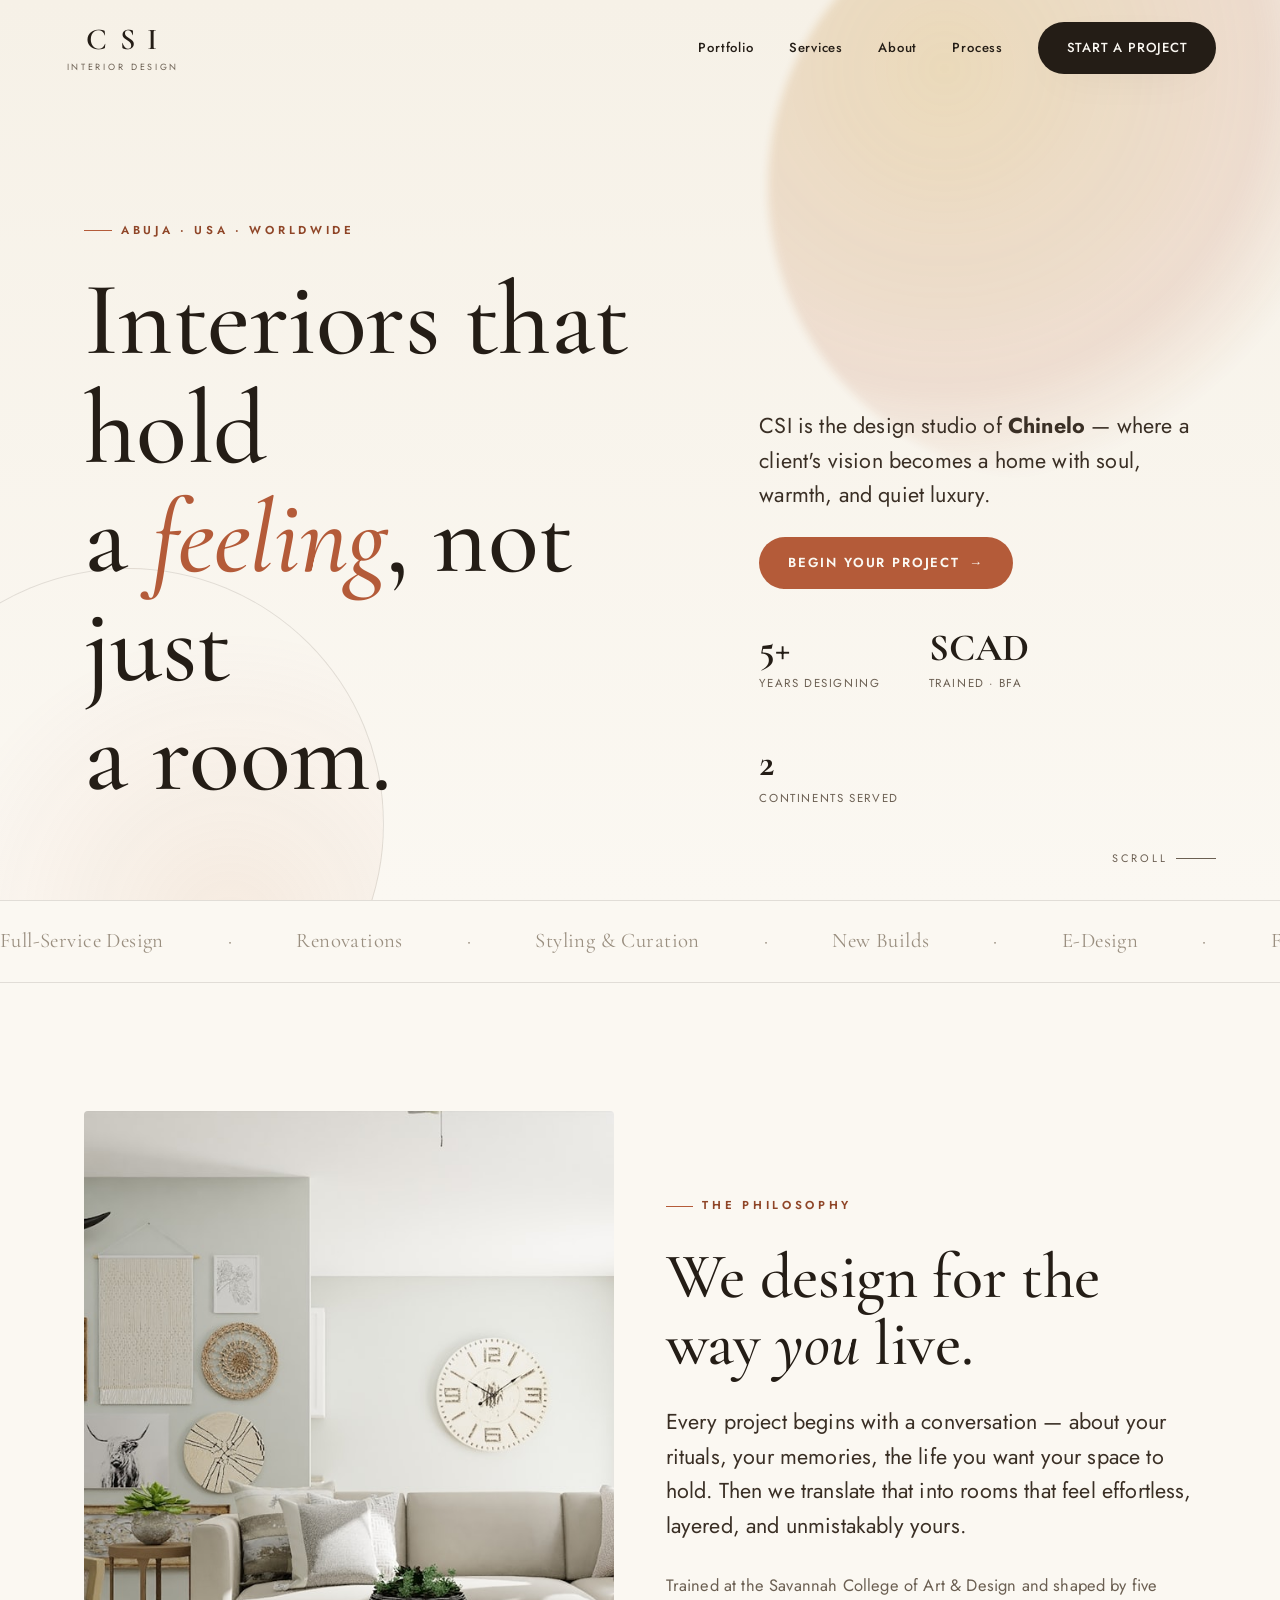
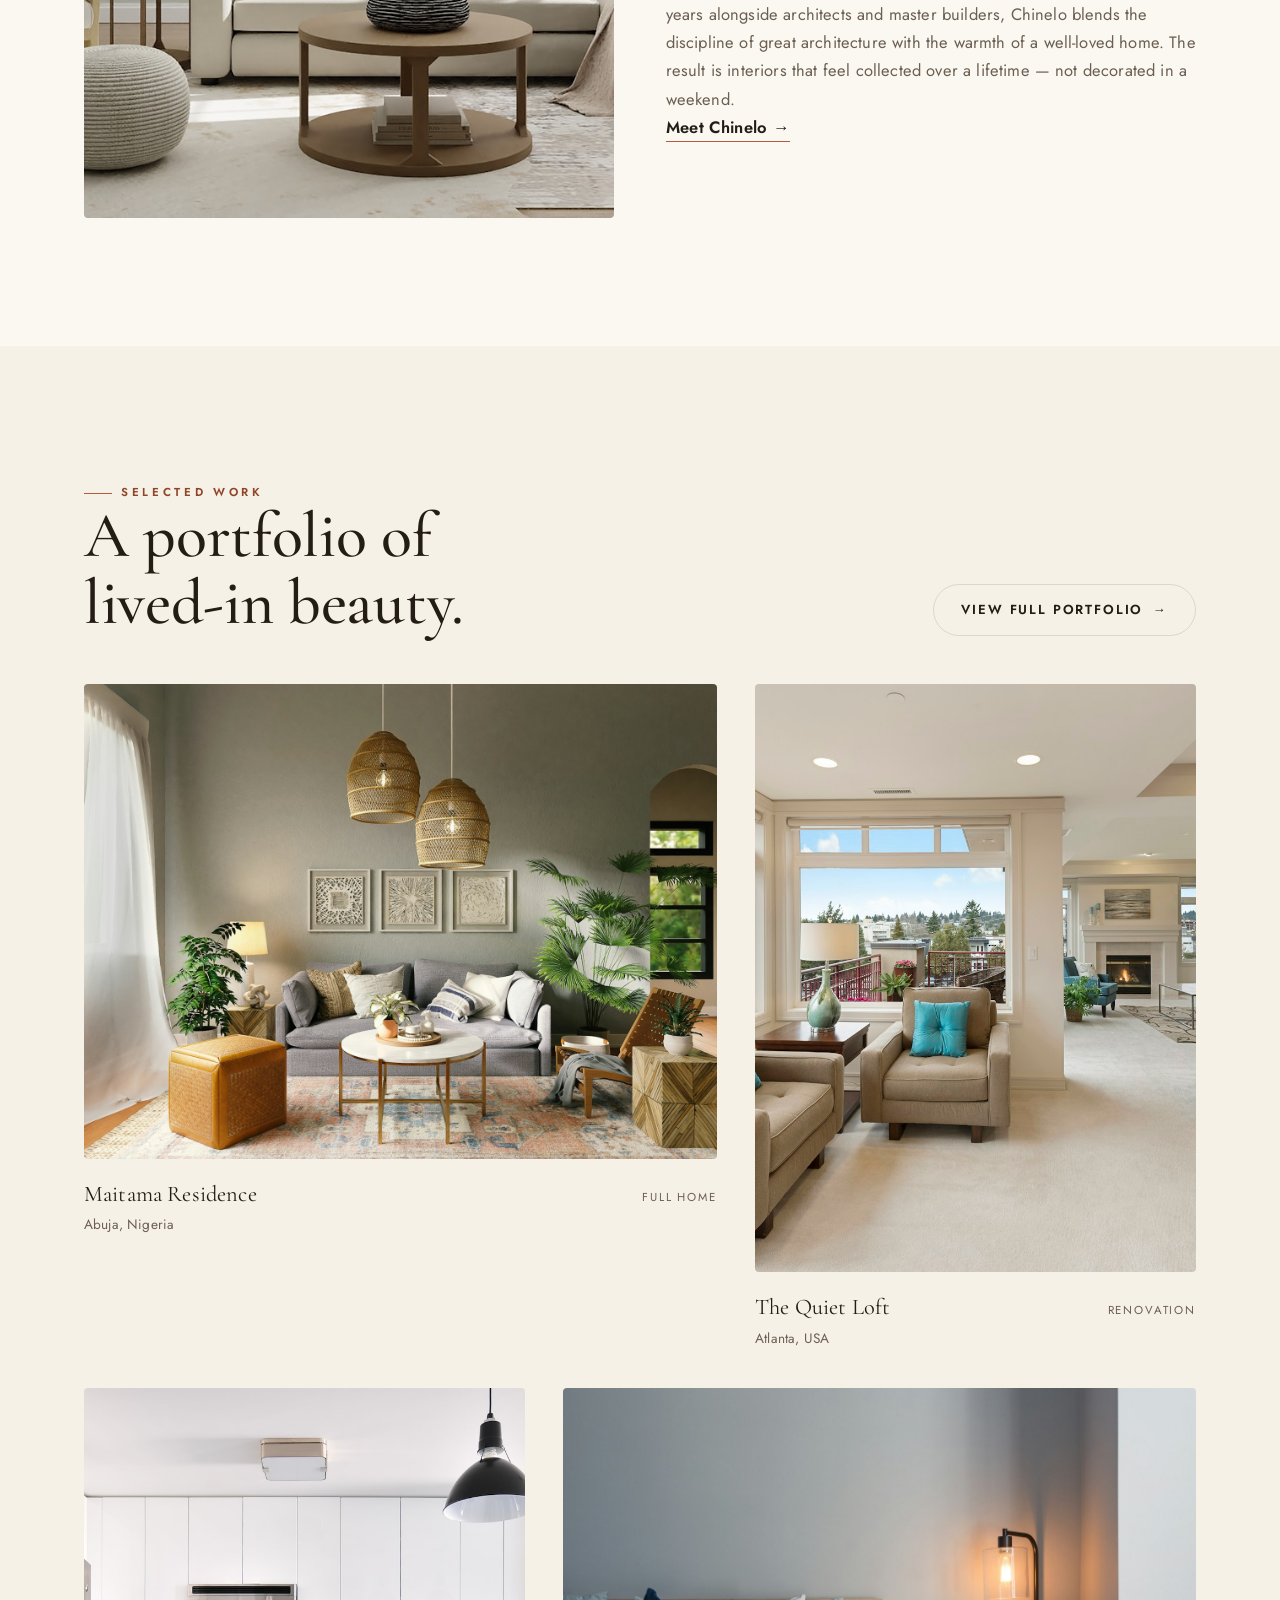
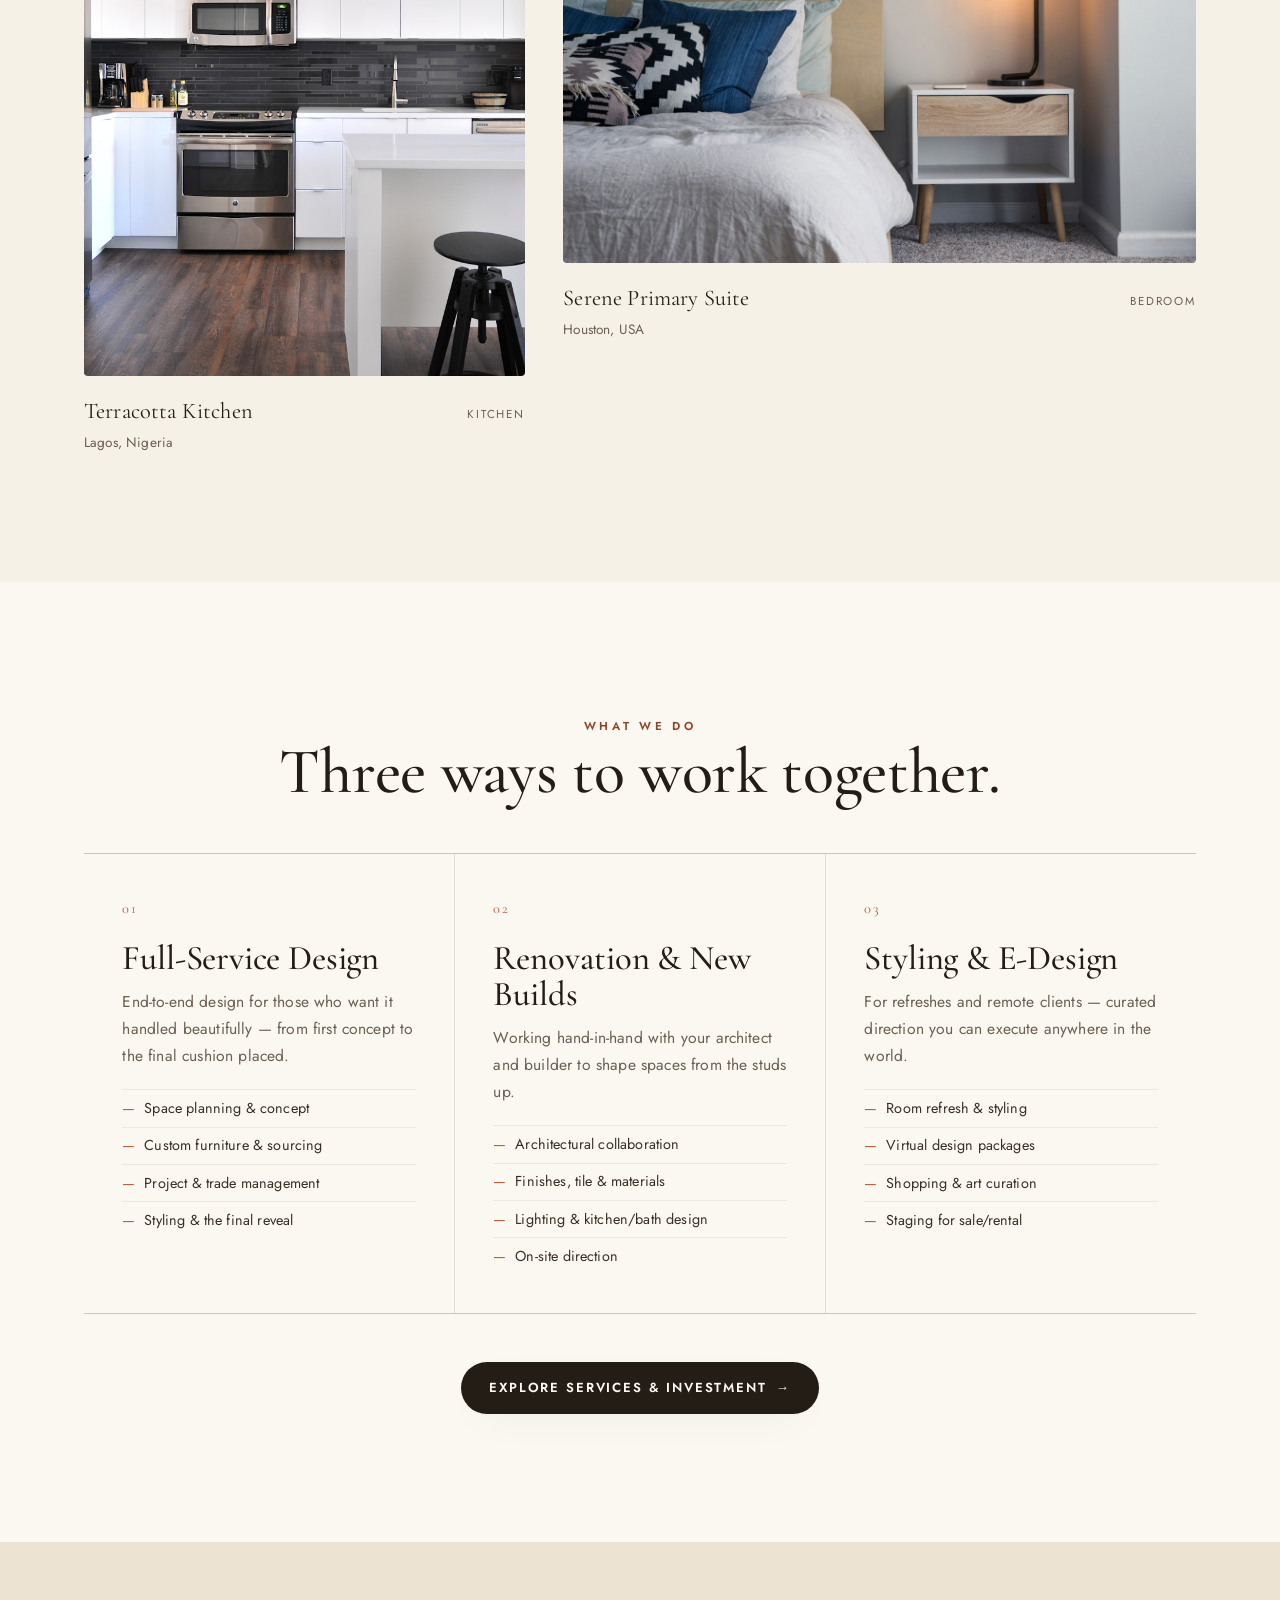
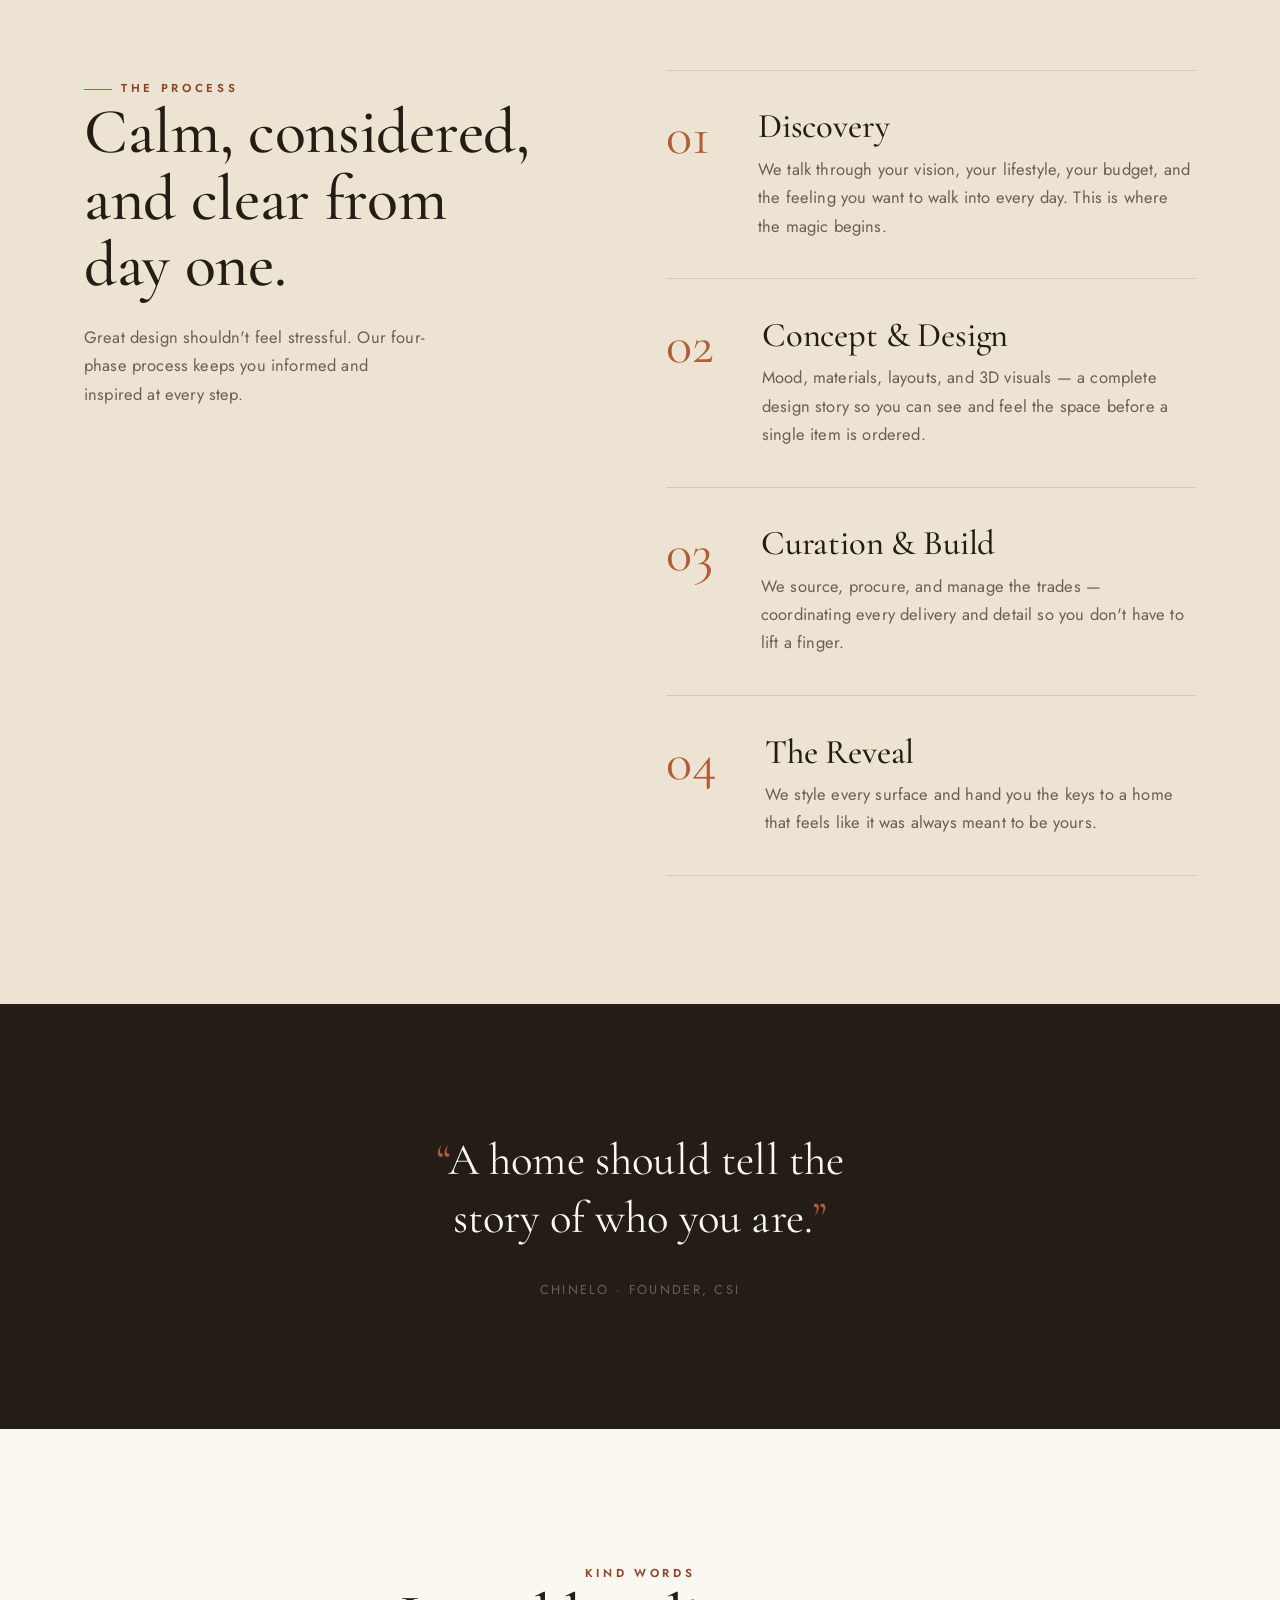
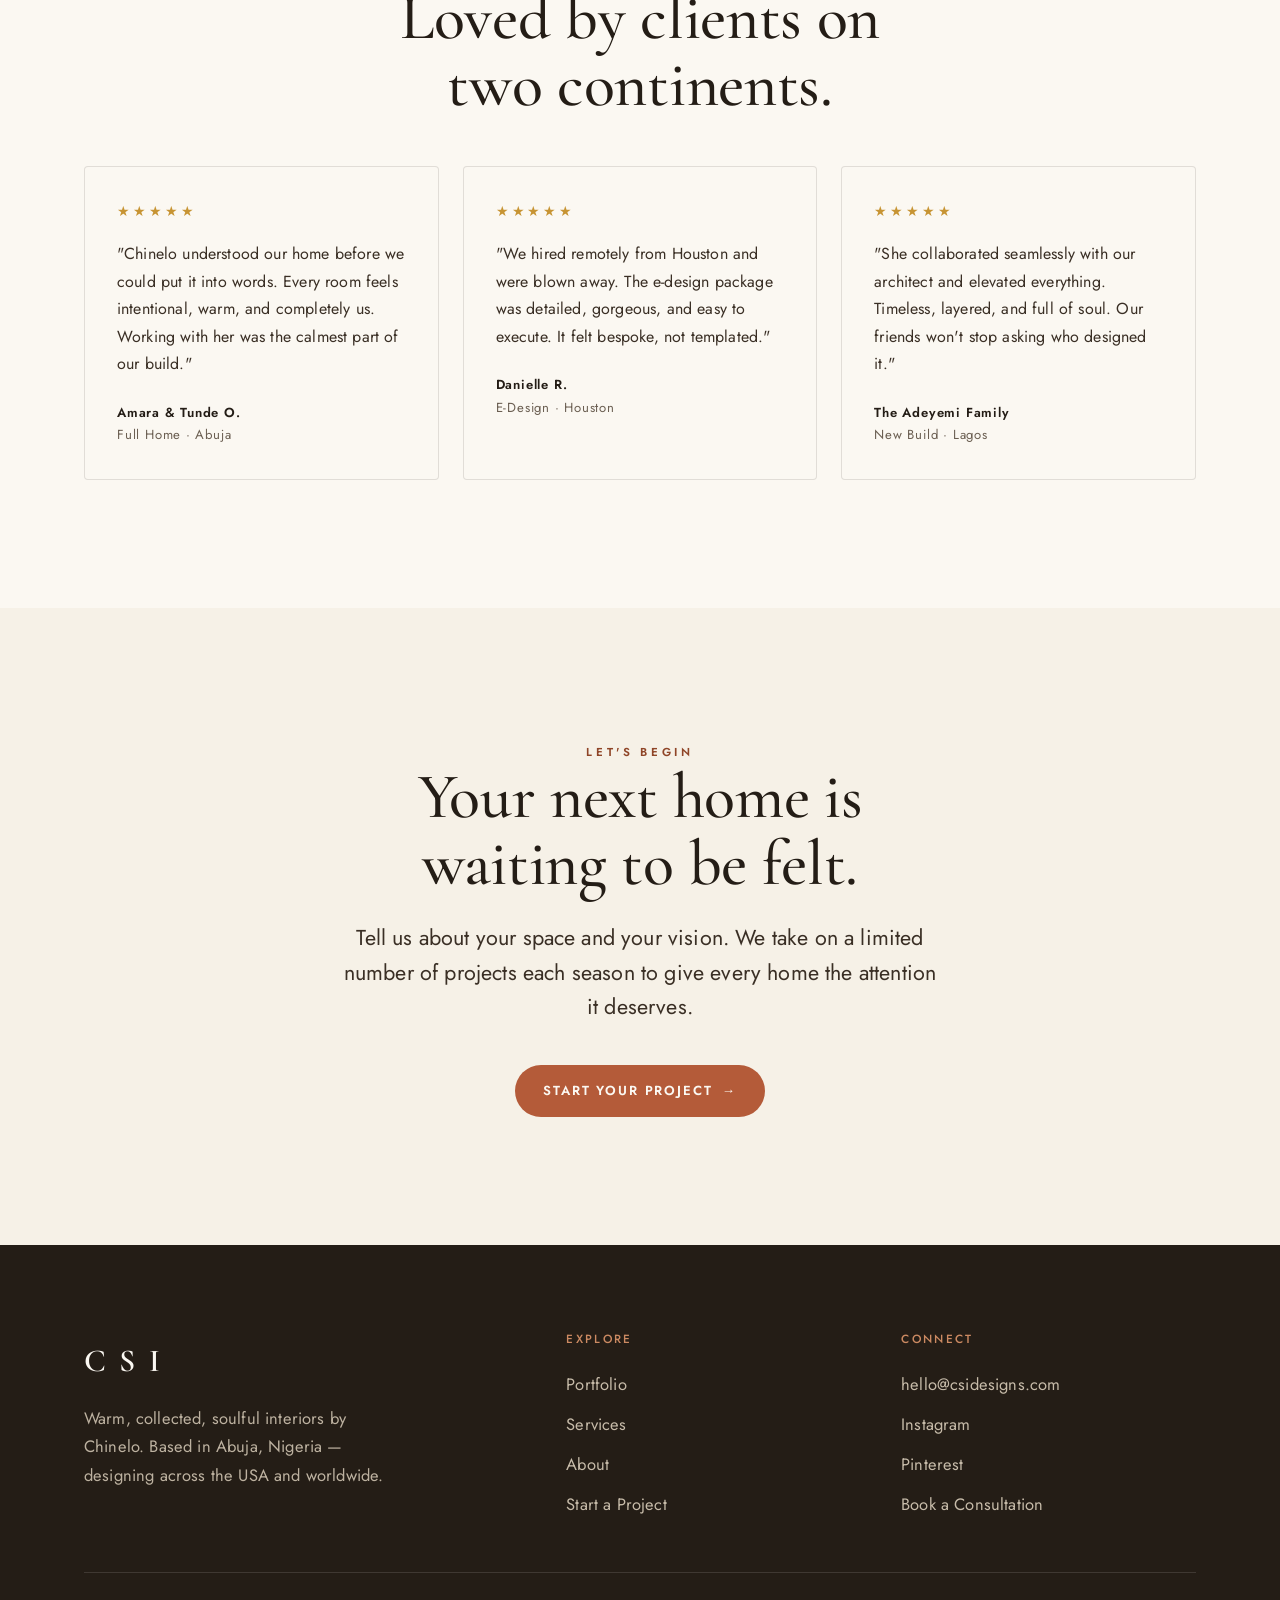
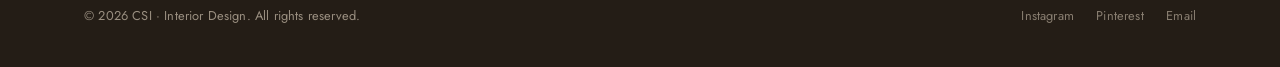
<file: index.html>
<!DOCTYPE html>
<html lang="en">
<head>
  <meta charset="UTF-8" />
  <meta name="viewport" content="width=device-width, initial-scale=1.0" />
  <title>CSI — Interior Design by Chinelo | Abuja · Worldwide</title>
  <meta name="description" content="CSI is the interior design studio of Chinelo — SCAD-trained designer crafting warm, collected, soulful interiors in Abuja, across the USA, and worldwide. Full-service design, styling & renovation." />
  <meta name="theme-color" content="#241d16" />
  <meta property="og:title" content="CSI — Interior Design by Chinelo" />
  <meta property="og:description" content="Warm, collected, soulful interiors. SCAD-trained designer. Abuja · USA · Worldwide." />
  <meta property="og:type" content="website" />
  <link rel="icon" href="assets/img/favicon.svg" type="image/svg+xml" />
  <link rel="preconnect" href="https://fonts.googleapis.com" />
  <link rel="preconnect" href="https://fonts.gstatic.com" crossorigin />
  <link href="https://fonts.googleapis.com/css2?family=Cormorant+Garamond:ital,wght@0,400;0,500;0,600;1,400;1,500&family=Jost:wght@300;400;500;600&display=swap" rel="stylesheet" />
  <link rel="stylesheet" href="assets/css/styles.css" />
</head>
<body>

  <!-- ============ NAV ============ -->
  <header class="nav" id="nav">
    <a class="brand" href="index.html" aria-label="CSI home">
      <span class="brand__mark"><b>CSI</b></span>
      <span class="brand__sub">Interior Design</span>
    </a>
    <button class="nav__toggle" aria-label="Toggle menu"><span></span><span></span><span></span></button>
    <nav class="nav__links">
      <a href="portfolio.html">Portfolio</a>
      <a href="services.html">Services</a>
      <a href="about.html">About</a>
      <a href="index.html#process">Process</a>
      <a class="btn btn--solid" href="inquire.html">Start a Project</a>
    </nav>
  </header>

  <!-- ============ HERO ============ -->
  <section class="hero">
    <div class="hero__art" aria-hidden="true"></div>
    <div class="wrap hero__grid">
      <div class="hero__intro reveal in">
        <span class="eyebrow">Abuja · USA · Worldwide</span>
        <h1>Interiors that hold <br />a <span class="accent">feeling</span>, not just <br />a room.</h1>
      </div>
      <div class="hero__meta reveal in" data-delay="2">
        <p class="lead">CSI is the design studio of <strong>Chinelo</strong> — where a client's vision becomes a home with soul, warmth, and quiet luxury.</p>
        <a class="btn btn--terra" href="inquire.html">Begin Your Project <span class="arrow">→</span></a>
        <div class="hero__stats">
          <div class="stat"><b>5+</b><span>Years Designing</span></div>
          <div class="stat"><b>SCAD</b><span>Trained · BFA</span></div>
          <div class="stat"><b>2</b><span>Continents Served</span></div>
        </div>
      </div>
    </div>
    <span class="hero__scroll">Scroll</span>
  </section>

  <!-- ============ MARQUEE / TRUST ============ -->
  <div class="marquee" aria-hidden="true">
    <div class="marquee__track">
      <span>Full-Service Design</span><span>·</span><span>Renovations</span><span>·</span><span>Styling &amp; Curation</span><span>·</span><span>New Builds</span><span>·</span><span>E-Design</span><span>·</span>
      <span>Full-Service Design</span><span>·</span><span>Renovations</span><span>·</span><span>Styling &amp; Curation</span><span>·</span><span>New Builds</span><span>·</span><span>E-Design</span><span>·</span>
    </div>
  </div>

  <!-- ============ PHILOSOPHY ============ -->
  <section class="section">
    <div class="wrap grid split">
      <div class="frame frame--tall reveal">
        <img src="assets/img/philosophy.jpg" alt="Light-filled living room styled with layered textures and greenery" loading="lazy" />
      </div>
      <div class="stack reveal" data-delay="1">
        <span class="eyebrow">The Philosophy</span>
        <h2>We design for the way <span class="serif-italic">you</span> live.</h2>
        <p class="lead">Every project begins with a conversation — about your rituals, your memories, the life you want your space to hold. Then we translate that into rooms that feel effortless, layered, and unmistakably yours.</p>
        <p class="muted">Trained at the Savannah College of Art &amp; Design and shaped by five years alongside architects and master builders, Chinelo blends the discipline of great architecture with the warmth of a well-loved home. The result is interiors that feel collected over a lifetime — not decorated in a weekend.</p>
        <a class="textlink" href="about.html">Meet Chinelo →</a>
      </div>
    </div>
  </section>

  <!-- ============ FEATURED WORK ============ -->
  <section class="section bg-bone" id="work">
    <div class="wrap">
      <div class="grid split" style="align-items:flex-end; margin-bottom:3rem;">
        <div class="reveal">
          <span class="eyebrow">Selected Work</span>
          <h2>A portfolio of<br />lived-in beauty.</h2>
        </div>
        <div class="reveal" data-delay="1" style="justify-self:end;">
          <a class="btn btn--ghost" href="portfolio.html">View Full Portfolio <span class="arrow">→</span></a>
        </div>
      </div>

      <div class="projects">
        <article class="project col-7 reveal">
          <a href="portfolio.html" data-lightbox data-caption="Maitama Residence — Abuja">
            <div class="frame frame--wide"><img src="assets/img/living-collected.jpg" alt="Maitama Residence — warm, collected living room in Abuja" loading="lazy" /></div>
          </a>
          <div class="project__meta">
            <div><span class="project__title">Maitama Residence</span><div class="project__place">Abuja, Nigeria</div></div>
            <span class="project__cat">Full Home</span>
          </div>
        </article>

        <article class="project col-5 reveal" data-delay="1">
          <a href="portfolio.html" data-lightbox data-caption="The Quiet Loft — Atlanta">
            <div class="frame frame--tall"><img src="assets/img/open-living.jpg" alt="The Quiet Loft — bright open-plan living and dining, Atlanta" loading="lazy" /></div>
          </a>
          <div class="project__meta">
            <div><span class="project__title">The Quiet Loft</span><div class="project__place">Atlanta, USA</div></div>
            <span class="project__cat">Renovation</span>
          </div>
        </article>

        <article class="project col-5 reveal">
          <a href="portfolio.html" data-lightbox data-caption="Terracotta Kitchen — Lagos">
            <div class="frame frame--tall"><img src="assets/img/kitchen.jpg" alt="Terracotta Kitchen — bright kitchen with island seating, Lagos" loading="lazy" /></div>
          </a>
          <div class="project__meta">
            <div><span class="project__title">Terracotta Kitchen</span><div class="project__place">Lagos, Nigeria</div></div>
            <span class="project__cat">Kitchen</span>
          </div>
        </article>

        <article class="project col-7 reveal" data-delay="1">
          <a href="portfolio.html" data-lightbox data-caption="Serene Primary Suite — Houston">
            <div class="frame frame--wide"><img src="assets/img/bedroom-serene.jpg" alt="Serene Primary Suite — calm bedroom in soft neutrals, Houston" loading="lazy" /></div>
          </a>
          <div class="project__meta">
            <div><span class="project__title">Serene Primary Suite</span><div class="project__place">Houston, USA</div></div>
            <span class="project__cat">Bedroom</span>
          </div>
        </article>
      </div>
    </div>
  </section>

  <!-- ============ SERVICES ============ -->
  <section class="section" id="services">
    <div class="wrap center" style="margin-bottom:3rem;">
      <span class="eyebrow center">What We Do</span>
      <h2 class="reveal">Three ways to work together.</h2>
    </div>
    <div class="wrap">
      <div class="svc reveal">
        <div class="svc__card">
          <span class="svc__num">01</span>
          <h3>Full-Service Design</h3>
          <p>End-to-end design for those who want it handled beautifully — from first concept to the final cushion placed.</p>
          <ul>
            <li>Space planning &amp; concept</li>
            <li>Custom furniture &amp; sourcing</li>
            <li>Project &amp; trade management</li>
            <li>Styling &amp; the final reveal</li>
          </ul>
        </div>
        <div class="svc__card">
          <span class="svc__num">02</span>
          <h3>Renovation &amp; New Builds</h3>
          <p>Working hand-in-hand with your architect and builder to shape spaces from the studs up.</p>
          <ul>
            <li>Architectural collaboration</li>
            <li>Finishes, tile &amp; materials</li>
            <li>Lighting &amp; kitchen/bath design</li>
            <li>On-site direction</li>
          </ul>
        </div>
        <div class="svc__card">
          <span class="svc__num">03</span>
          <h3>Styling &amp; E-Design</h3>
          <p>For refreshes and remote clients — curated direction you can execute anywhere in the world.</p>
          <ul>
            <li>Room refresh &amp; styling</li>
            <li>Virtual design packages</li>
            <li>Shopping &amp; art curation</li>
            <li>Staging for sale/rental</li>
          </ul>
        </div>
      </div>
      <div class="center mt-lg reveal">
        <a class="btn btn--solid" href="services.html">Explore Services &amp; Investment <span class="arrow">→</span></a>
      </div>
    </div>
  </section>

  <!-- ============ PROCESS ============ -->
  <section class="section bg-sand" id="process">
    <div class="wrap">
      <div class="grid split" style="align-items:flex-start;">
        <div class="reveal" style="position:sticky; top:7rem;">
          <span class="eyebrow">The Process</span>
          <h2>Calm, considered,<br />and clear from<br />day one.</h2>
          <p class="muted" style="margin-top:1.5rem; max-width:34ch;">Great design shouldn't feel stressful. Our four-phase process keeps you informed and inspired at every step.</p>
        </div>
        <div class="process reveal" data-delay="1">
          <div class="process__row"><span class="process__num">01</span><div><h3>Discovery</h3><p>We talk through your vision, your lifestyle, your budget, and the feeling you want to walk into every day. This is where the magic begins.</p></div></div>
          <div class="process__row"><span class="process__num">02</span><div><h3>Concept &amp; Design</h3><p>Mood, materials, layouts, and 3D visuals — a complete design story so you can see and feel the space before a single item is ordered.</p></div></div>
          <div class="process__row"><span class="process__num">03</span><div><h3>Curation &amp; Build</h3><p>We source, procure, and manage the trades — coordinating every delivery and detail so you don't have to lift a finger.</p></div></div>
          <div class="process__row"><span class="process__num">04</span><div><h3>The Reveal</h3><p>We style every surface and hand you the keys to a home that feels like it was always meant to be yours.</p></div></div>
        </div>
      </div>
    </div>
  </section>

  <!-- ============ QUOTE ============ -->
  <section class="section bg-espresso">
    <div class="wrap quote reveal">
      <blockquote>A home should tell the story of who you are.</blockquote>
      <cite>Chinelo · Founder, CSI</cite>
    </div>
  </section>

  <!-- ============ TESTIMONIALS ============ -->
  <section class="section">
    <div class="wrap center" style="margin-bottom:3rem;">
      <span class="eyebrow center">Kind Words</span>
      <h2 class="reveal">Loved by clients on<br />two continents.</h2>
    </div>
    <div class="wrap testi">
      <figure class="testi__card reveal">
        <div class="testi__stars">★★★★★</div>
        <p>"Chinelo understood our home before we could put it into words. Every room feels intentional, warm, and completely us. Working with her was the calmest part of our build."</p>
        <figcaption class="testi__who"><b>Amara &amp; Tunde O.</b><span>Full Home · Abuja</span></figcaption>
      </figure>
      <figure class="testi__card reveal" data-delay="1">
        <div class="testi__stars">★★★★★</div>
        <p>"We hired remotely from Houston and were blown away. The e-design package was detailed, gorgeous, and easy to execute. It felt bespoke, not templated."</p>
        <figcaption class="testi__who"><b>Danielle R.</b><span>E-Design · Houston</span></figcaption>
      </figure>
      <figure class="testi__card reveal" data-delay="2">
        <div class="testi__stars">★★★★★</div>
        <p>"She collaborated seamlessly with our architect and elevated everything. Timeless, layered, and full of soul. Our friends won't stop asking who designed it."</p>
        <figcaption class="testi__who"><b>The Adeyemi Family</b><span>New Build · Lagos</span></figcaption>
      </figure>
    </div>
  </section>

  <!-- ============ CTA ============ -->
  <section class="section bg-bone cta">
    <div class="wrap reveal">
      <span class="eyebrow center">Let's Begin</span>
      <h2>Your next home is waiting to be felt.</h2>
      <p class="lead">Tell us about your space and your vision. We take on a limited number of projects each season to give every home the attention it deserves.</p>
      <a class="btn btn--terra" href="inquire.html">Start Your Project <span class="arrow">→</span></a>
    </div>
  </section>

  <!-- ============ FOOTER ============ -->
  <footer class="footer">
    <div class="wrap">
      <div class="footer__top">
        <div class="footer__brand">
          <span class="brand__mark"><b>CSI</b></span>
          <p>Warm, collected, soulful interiors by Chinelo. Based in Abuja, Nigeria — designing across the USA and worldwide.</p>
        </div>
        <div>
          <h4>Explore</h4>
          <ul>
            <li><a href="portfolio.html">Portfolio</a></li>
            <li><a href="services.html">Services</a></li>
            <li><a href="about.html">About</a></li>
            <li><a href="inquire.html">Start a Project</a></li>
          </ul>
        </div>
        <div>
          <h4>Connect</h4>
          <ul>
            <li><a href="mailto:hello@csidesigns.com">hello@csidesigns.com</a></li>
            <li><a href="https://instagram.com/csidesigns" target="_blank" rel="noopener">Instagram</a></li>
            <li><a href="https://pinterest.com/csidesigns" target="_blank" rel="noopener">Pinterest</a></li>
            <li><a href="inquire.html">Book a Consultation</a></li>
          </ul>
        </div>
      </div>
      <div class="footer__bottom">
        <span>© <span data-year>2026</span> CSI · Interior Design. All rights reserved.</span>
        <div class="footer__social">
          <a href="https://instagram.com/csidesigns" target="_blank" rel="noopener">Instagram</a>
          <a href="https://pinterest.com/csidesigns" target="_blank" rel="noopener">Pinterest</a>
          <a href="mailto:hello@csidesigns.com">Email</a>
        </div>
      </div>
    </div>
  </footer>

  <!-- Lightbox -->
  <div class="lightbox" aria-hidden="true">
    <button class="lightbox__close" aria-label="Close">×</button>
    <div class="lightbox__inner">
      <div class="frame frame--wide"><img data-lb-img alt="" style="display:none" /><div class="ph" data-lb-ph style="display:none"></div></div>
      <p class="lightbox__cap"></p>
    </div>
  </div>

  <script src="assets/js/main.js"></script>
</body>
</html>
</file>
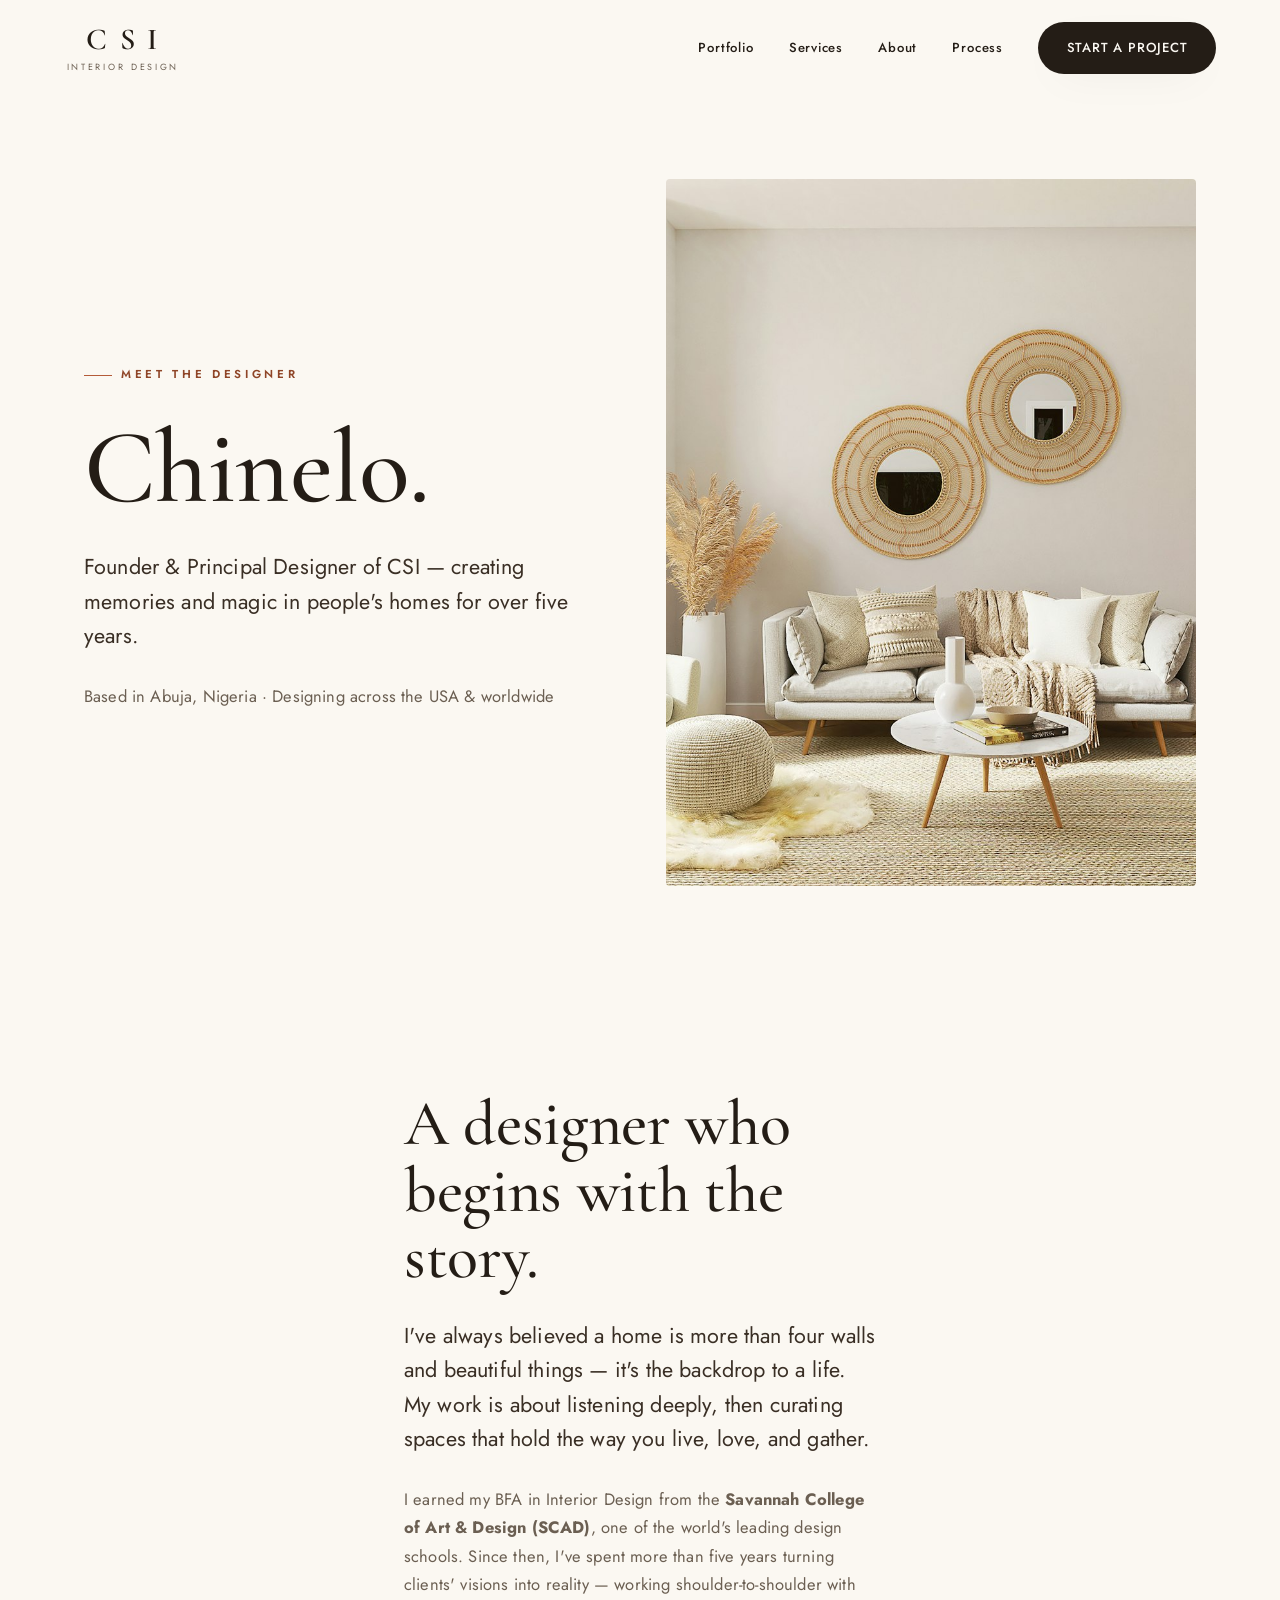
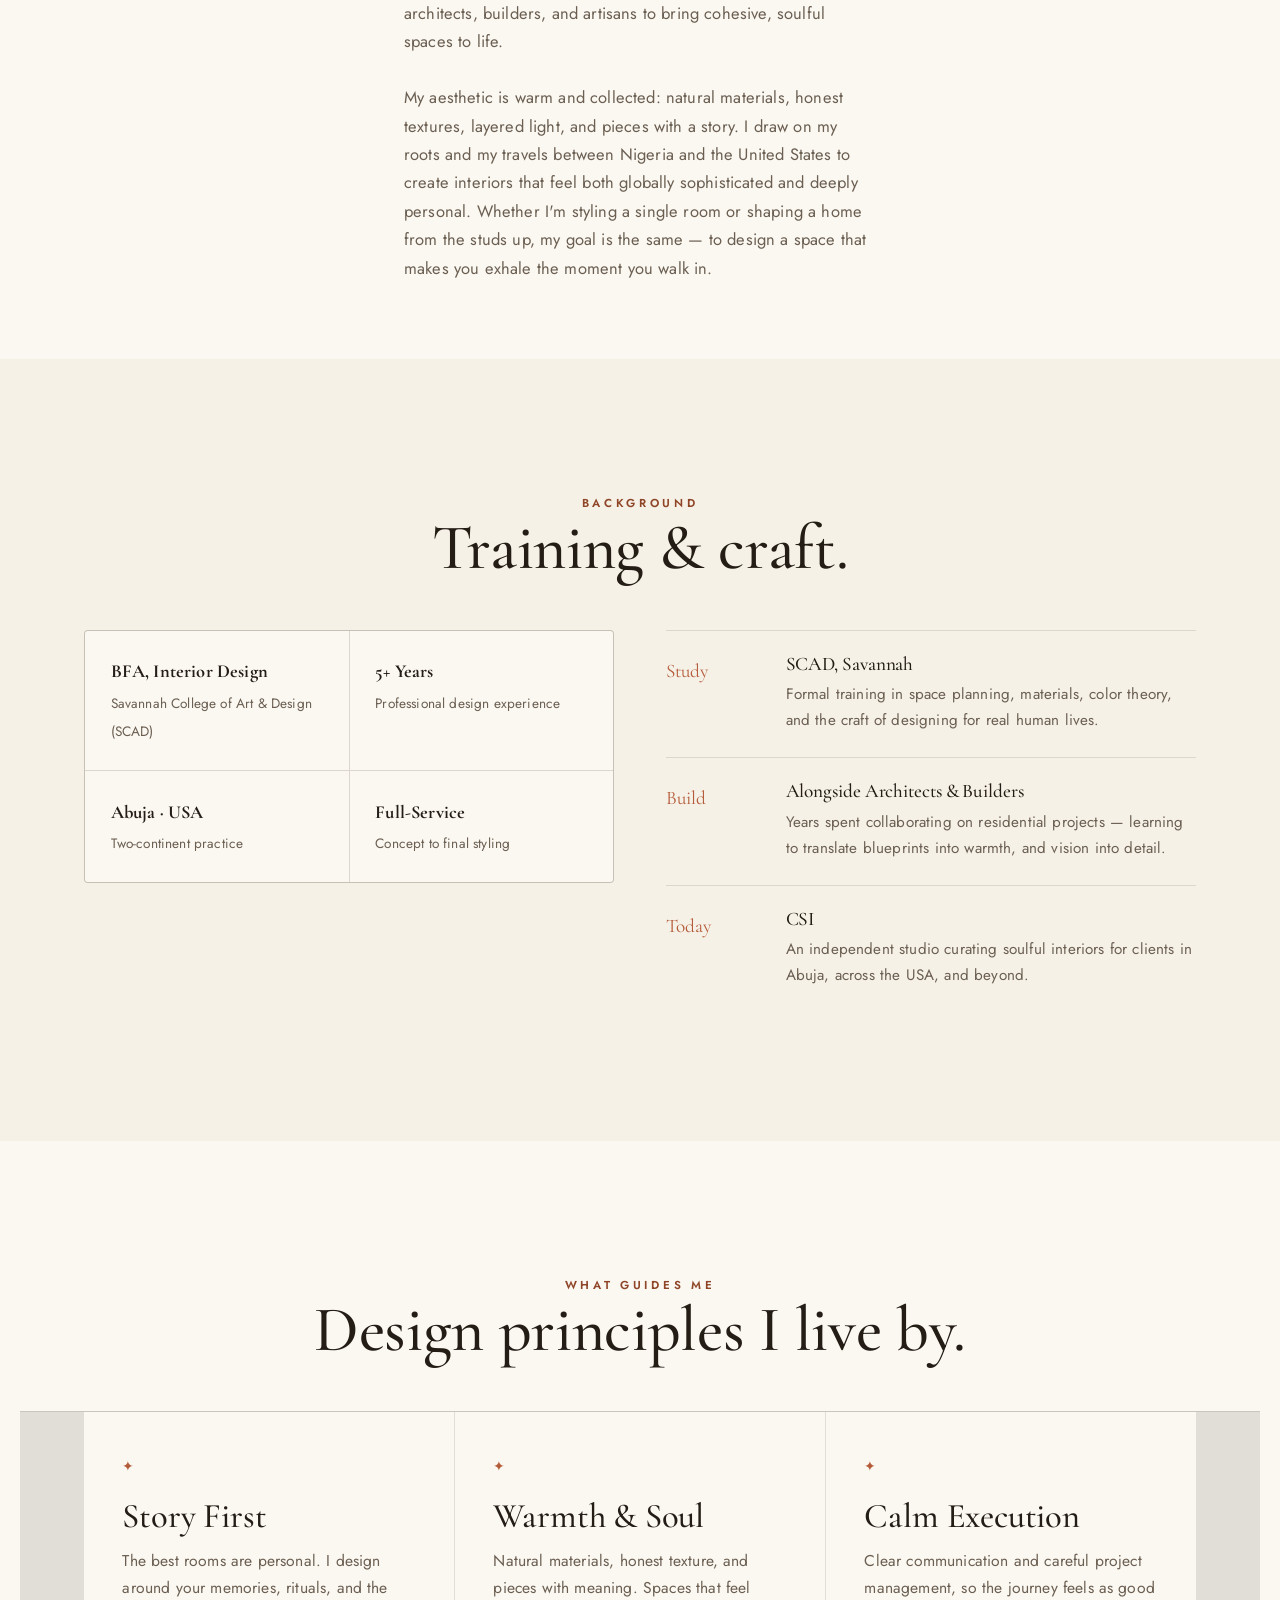
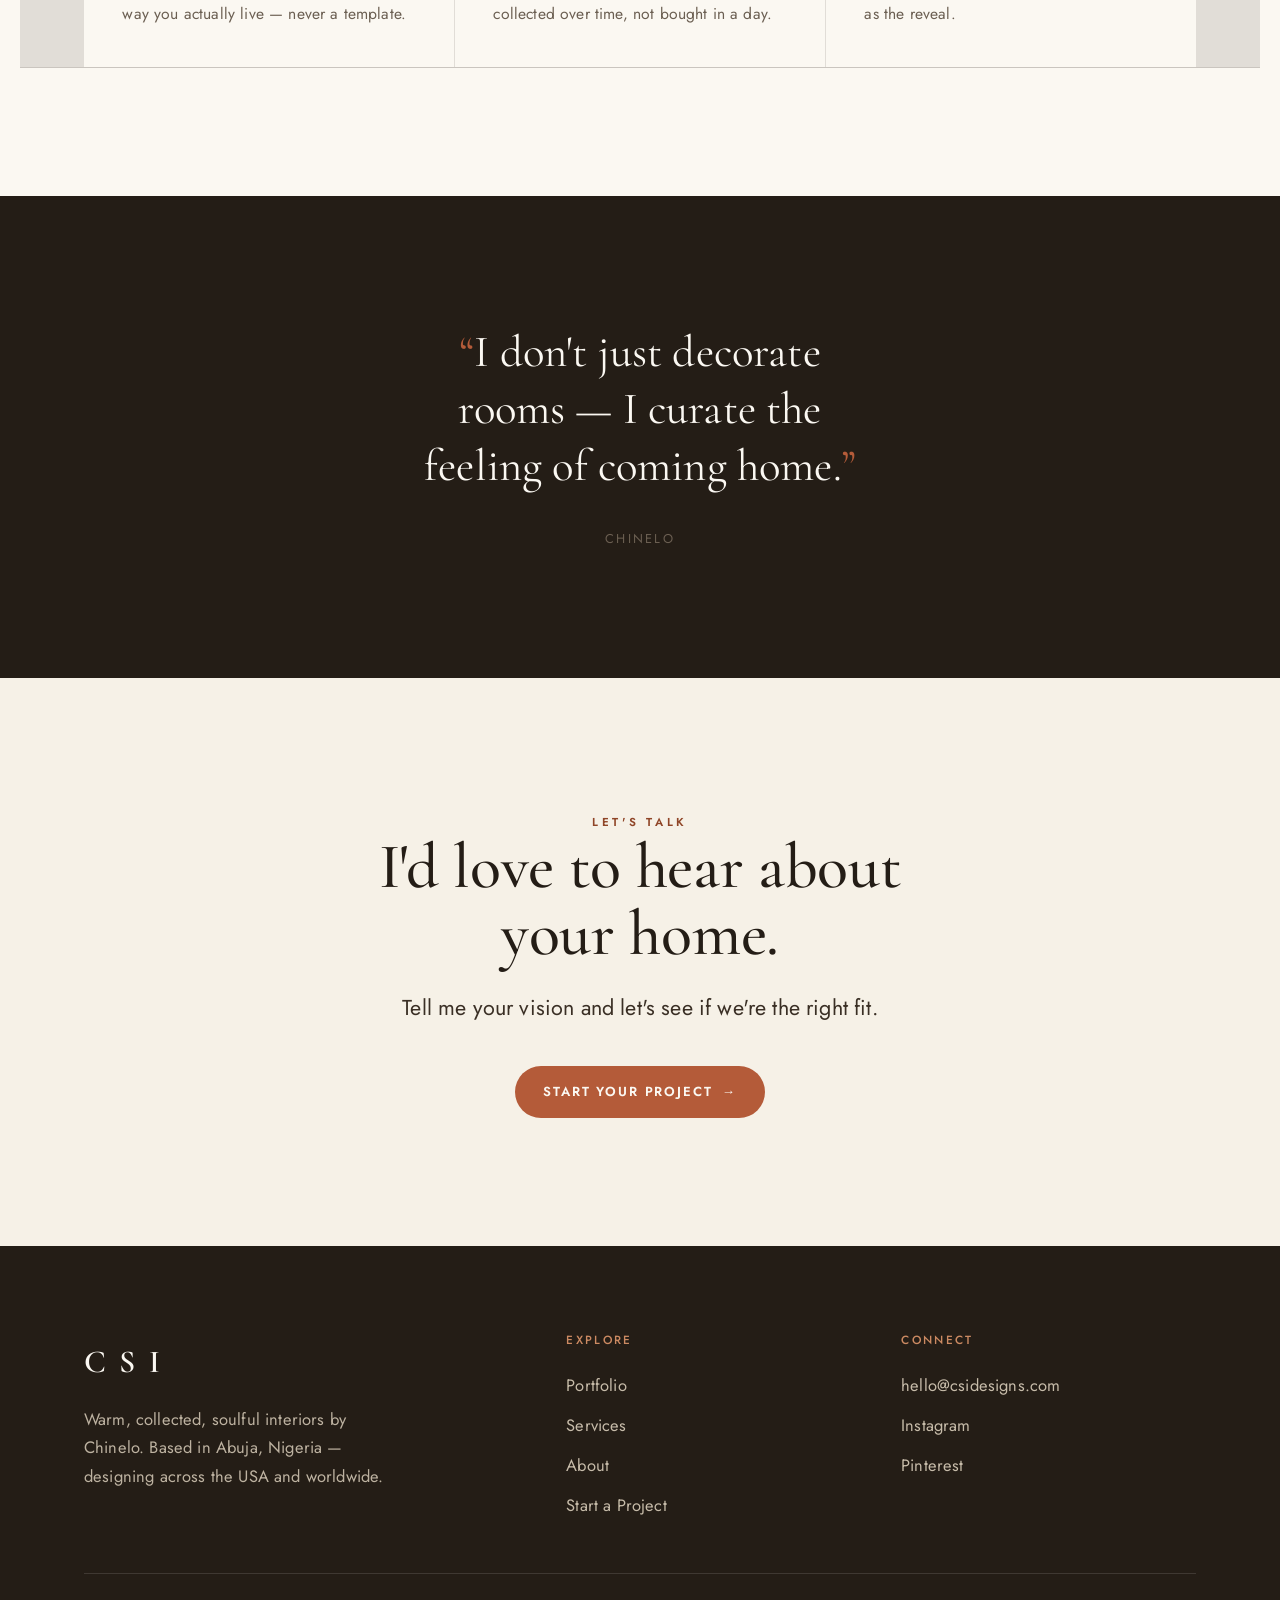
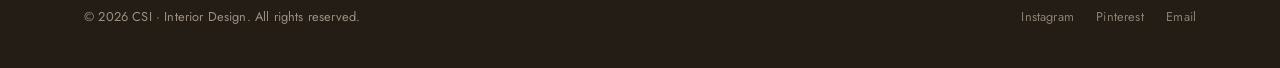
<file: about.html>
<!DOCTYPE html>
<html lang="en">
<head>
  <meta charset="UTF-8" />
  <meta name="viewport" content="width=device-width, initial-scale=1.0" />
  <title>About Chinelo — CSI | Interior Designer, Abuja</title>
  <meta name="description" content="Meet Chinelo — SCAD-trained interior designer and founder of CSI, with 5+ years crafting soulful homes alongside architects and builders in Abuja and the USA." />
  <meta name="theme-color" content="#241d16" />
  <link rel="icon" href="assets/img/favicon.svg" type="image/svg+xml" />
  <link rel="preconnect" href="https://fonts.googleapis.com" />
  <link rel="preconnect" href="https://fonts.gstatic.com" crossorigin />
  <link href="https://fonts.googleapis.com/css2?family=Cormorant+Garamond:ital,wght@0,400;0,500;0,600;1,400;1,500&family=Jost:wght@300;400;500;600&display=swap" rel="stylesheet" />
  <link rel="stylesheet" href="assets/css/styles.css" />
</head>
<body>

  <header class="nav" id="nav">
    <a class="brand" href="index.html" aria-label="CSI home">
      <span class="brand__mark"><b>CSI</b></span>
      <span class="brand__sub">Interior Design</span>
    </a>
    <button class="nav__toggle" aria-label="Toggle menu"><span></span><span></span><span></span></button>
    <nav class="nav__links">
      <a href="portfolio.html">Portfolio</a>
      <a href="services.html">Services</a>
      <a href="about.html">About</a>
      <a href="index.html#process">Process</a>
      <a class="btn btn--solid" href="inquire.html">Start a Project</a>
    </nav>
  </header>

  <section class="section about-hero">
    <div class="wrap grid split" style="align-items:center;">
      <div class="stack reveal in">
        <span class="eyebrow">Meet the Designer</span>
        <h1>Chinelo.</h1>
        <p class="lead">Founder &amp; Principal Designer of CSI — creating memories and magic in people's homes for over five years.</p>
        <p class="muted">Based in Abuja, Nigeria · Designing across the USA &amp; worldwide</p>
      </div>
      <div class="frame frame--tall reveal in" data-delay="1"><img src="assets/img/about-vignette.jpg" alt="A softly styled living vignette — signature CSI warmth" loading="lazy" /></div>
    </div>
  </section>

  <section class="section section--tight">
    <div class="wrap max-60 mx-auto stack reveal">
      <h2>A designer who begins with the story.</h2>
      <p class="lead">I've always believed a home is more than four walls and beautiful things — it's the backdrop to a life. My work is about listening deeply, then curating spaces that hold the way you live, love, and gather.</p>
      <p class="muted">I earned my BFA in Interior Design from the <strong>Savannah College of Art &amp; Design (SCAD)</strong>, one of the world's leading design schools. Since then, I've spent more than five years turning clients' visions into reality — working shoulder-to-shoulder with architects, builders, and artisans to bring cohesive, soulful spaces to life.</p>
      <p class="muted">My aesthetic is warm and collected: natural materials, honest textures, layered light, and pieces with a story. I draw on my roots and my travels between Nigeria and the United States to create interiors that feel both globally sophisticated and deeply personal. Whether I'm styling a single room or shaping a home from the studs up, my goal is the same — to design a space that makes you exhale the moment you walk in.</p>
    </div>
  </section>

  <!-- CREDENTIALS -->
  <section class="section bg-bone">
    <div class="wrap">
      <div class="center" style="margin-bottom:3rem;">
        <span class="eyebrow center">Background</span>
        <h2 class="reveal">Training &amp; craft.</h2>
      </div>
      <div class="grid split" style="align-items:flex-start;">
        <div class="credentials reveal">
          <div><b>BFA, Interior Design</b><span>Savannah College of Art &amp; Design (SCAD)</span></div>
          <div><b>5+ Years</b><span>Professional design experience</span></div>
          <div><b>Abuja · USA</b><span>Two-continent practice</span></div>
          <div><b>Full-Service</b><span>Concept to final styling</span></div>
        </div>
        <div class="timeline reveal" data-delay="1">
          <div class="timeline__row"><span class="timeline__year">Study</span><div><h3>SCAD, Savannah</h3><p>Formal training in space planning, materials, color theory, and the craft of designing for real human lives.</p></div></div>
          <div class="timeline__row"><span class="timeline__year">Build</span><div><h3>Alongside Architects &amp; Builders</h3><p>Years spent collaborating on residential projects — learning to translate blueprints into warmth, and vision into detail.</p></div></div>
          <div class="timeline__row"><span class="timeline__year">Today</span><div><h3>CSI</h3><p>An independent studio curating soulful interiors for clients in Abuja, across the USA, and beyond.</p></div></div>
        </div>
      </div>
    </div>
  </section>

  <!-- VALUES -->
  <section class="section">
    <div class="wrap center" style="margin-bottom:3rem;">
      <span class="eyebrow center">What Guides Me</span>
      <h2 class="reveal">Design principles I live by.</h2>
    </div>
    <div class="wrap svc reveal">
      <div class="svc__card"><span class="svc__num">✦</span><h3>Story First</h3><p>The best rooms are personal. I design around your memories, rituals, and the way you actually live — never a template.</p></div>
      <div class="svc__card"><span class="svc__num">✦</span><h3>Warmth &amp; Soul</h3><p>Natural materials, honest texture, and pieces with meaning. Spaces that feel collected over time, not bought in a day.</p></div>
      <div class="svc__card"><span class="svc__num">✦</span><h3>Calm Execution</h3><p>Clear communication and careful project management, so the journey feels as good as the reveal.</p></div>
    </div>
  </section>

  <section class="section bg-espresso quote">
    <div class="wrap reveal">
      <blockquote>I don't just decorate rooms — I curate the feeling of coming home.</blockquote>
      <cite>Chinelo</cite>
    </div>
  </section>

  <section class="section bg-bone cta">
    <div class="wrap reveal">
      <span class="eyebrow center">Let's Talk</span>
      <h2>I'd love to hear about your home.</h2>
      <p class="lead">Tell me your vision and let's see if we're the right fit.</p>
      <a class="btn btn--terra" href="inquire.html">Start Your Project <span class="arrow">→</span></a>
    </div>
  </section>

  <footer class="footer">
    <div class="wrap">
      <div class="footer__top">
        <div class="footer__brand">
          <span class="brand__mark"><b>CSI</b></span>
          <p>Warm, collected, soulful interiors by Chinelo. Based in Abuja, Nigeria — designing across the USA and worldwide.</p>
        </div>
        <div><h4>Explore</h4><ul>
          <li><a href="portfolio.html">Portfolio</a></li>
          <li><a href="services.html">Services</a></li>
          <li><a href="about.html">About</a></li>
          <li><a href="inquire.html">Start a Project</a></li>
        </ul></div>
        <div><h4>Connect</h4><ul>
          <li><a href="mailto:hello@csidesigns.com">hello@csidesigns.com</a></li>
          <li><a href="https://instagram.com/csidesigns" target="_blank" rel="noopener">Instagram</a></li>
          <li><a href="https://pinterest.com/csidesigns" target="_blank" rel="noopener">Pinterest</a></li>
        </ul></div>
      </div>
      <div class="footer__bottom">
        <span>© <span data-year>2026</span> CSI · Interior Design. All rights reserved.</span>
        <div class="footer__social">
          <a href="https://instagram.com/csidesigns" target="_blank" rel="noopener">Instagram</a>
          <a href="https://pinterest.com/csidesigns" target="_blank" rel="noopener">Pinterest</a>
          <a href="mailto:hello@csidesigns.com">Email</a>
        </div>
      </div>
    </div>
  </footer>

  <script src="assets/js/main.js"></script>
</body>
</html>
</file>
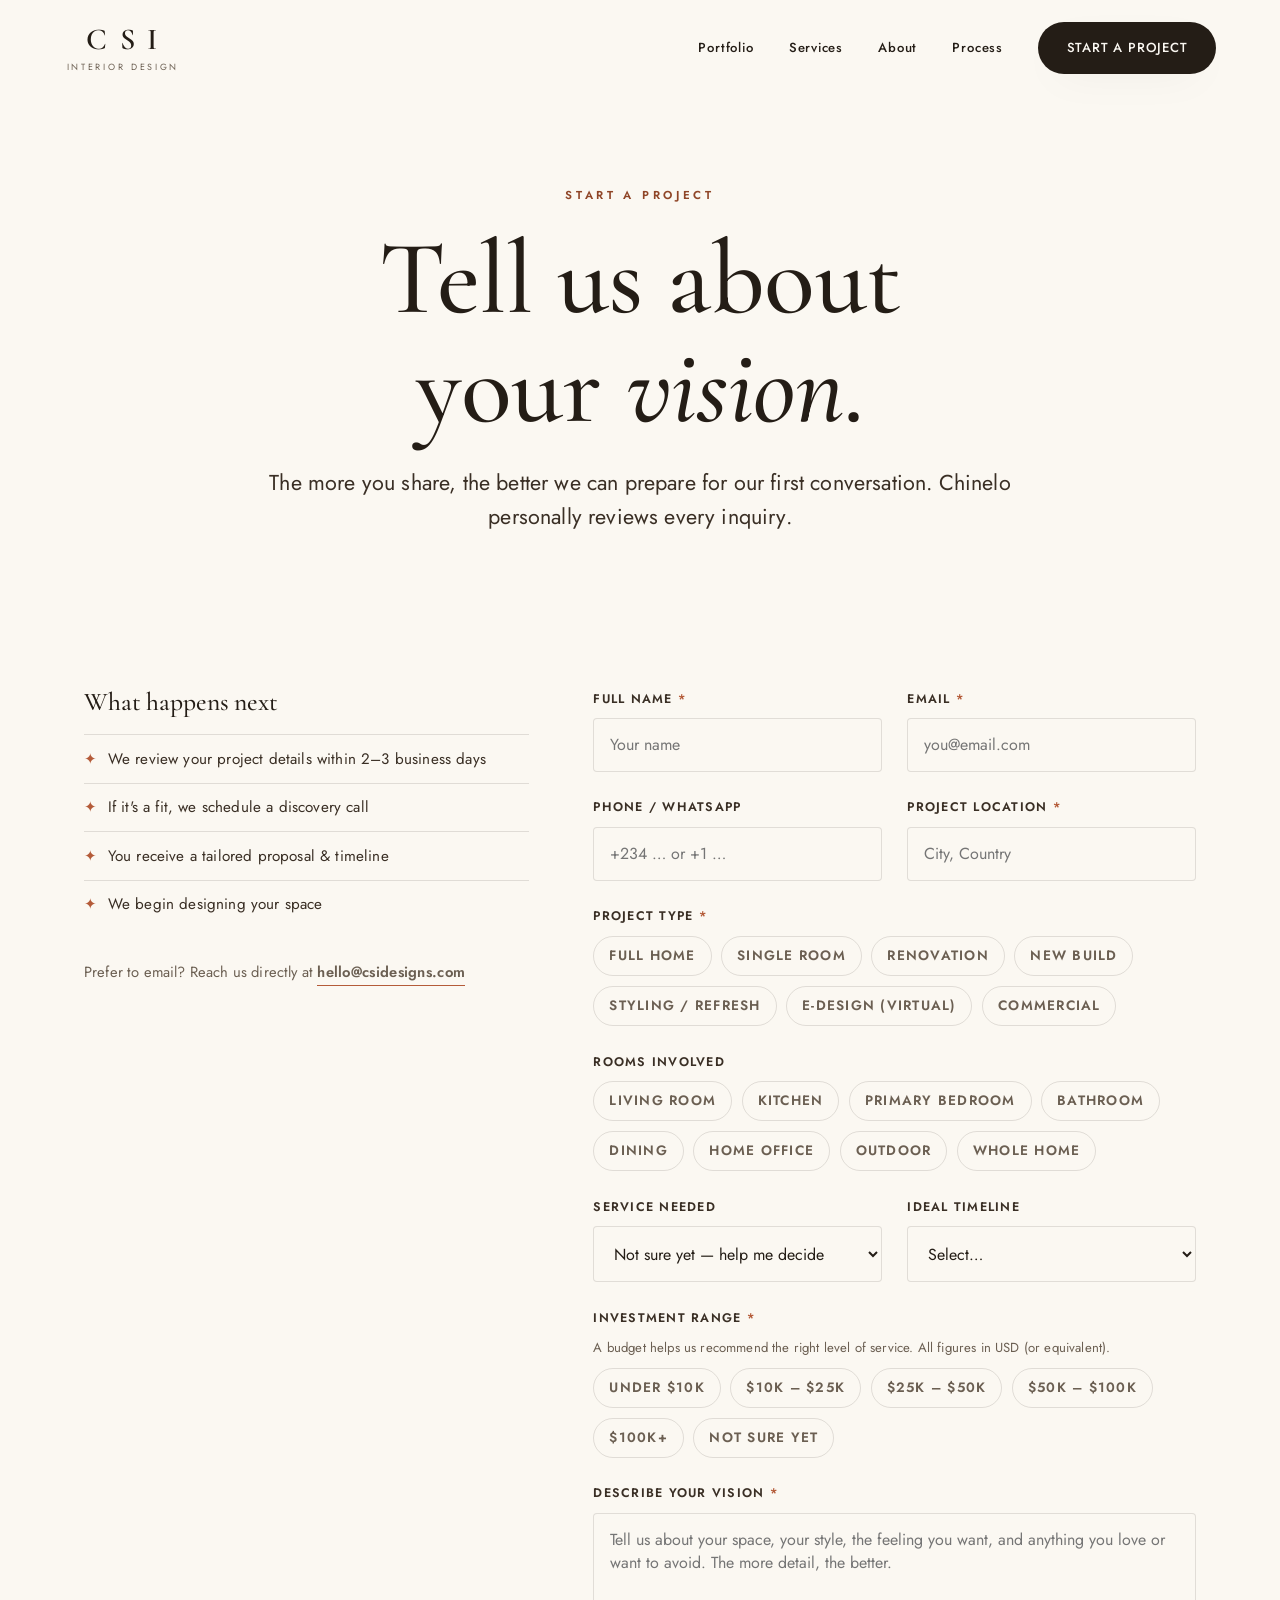
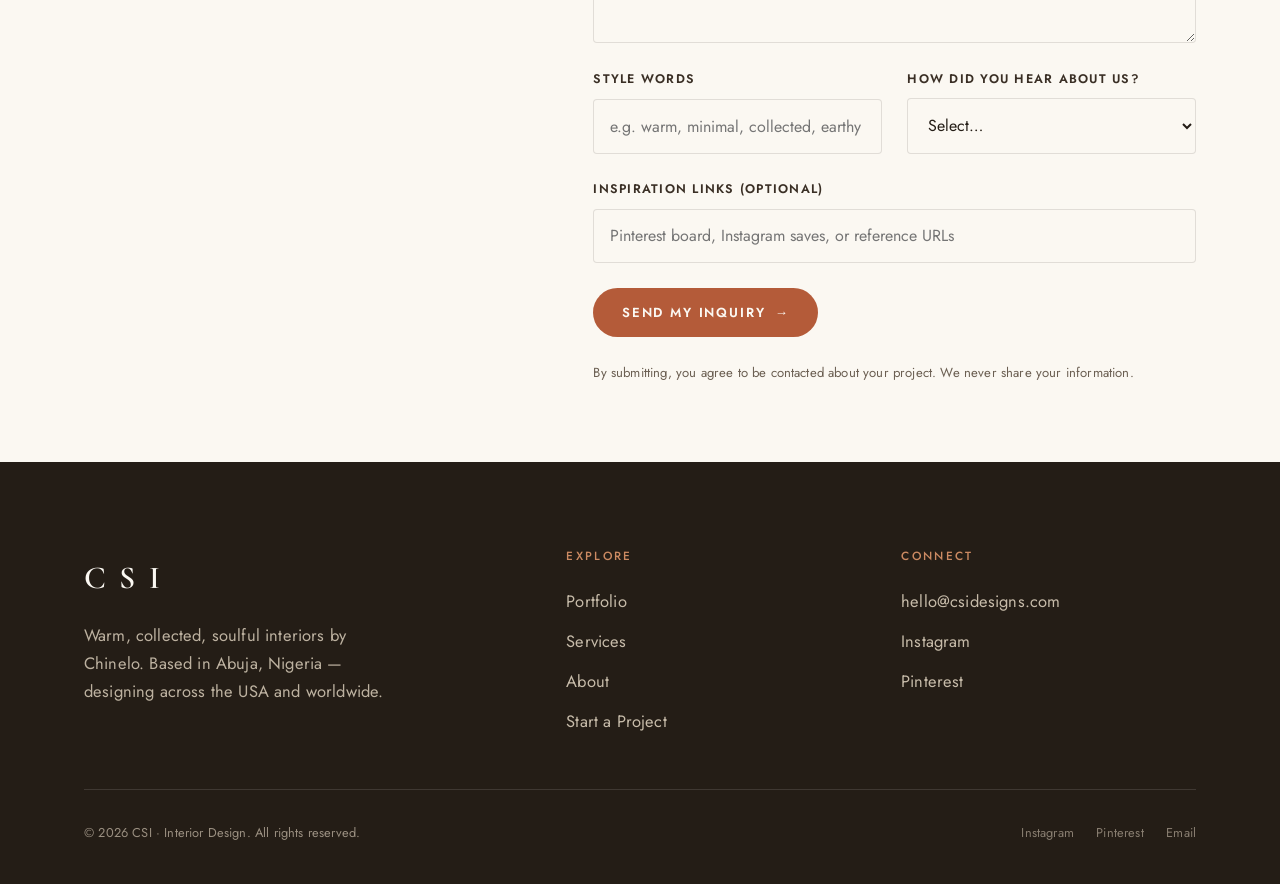
<file: inquire.html>
<!DOCTYPE html>
<html lang="en">
<head>
  <meta charset="UTF-8" />
  <meta name="viewport" content="width=device-width, initial-scale=1.0" />
  <title>Start a Project — CSI | Interior Design Inquiry</title>
  <meta name="description" content="Begin your interior design project with CSI. Share your vision, space, timeline and budget — Chinelo personally reviews every inquiry." />
  <meta name="theme-color" content="#241d16" />
  <link rel="icon" href="assets/img/favicon.svg" type="image/svg+xml" />
  <link rel="preconnect" href="https://fonts.googleapis.com" />
  <link rel="preconnect" href="https://fonts.gstatic.com" crossorigin />
  <link href="https://fonts.googleapis.com/css2?family=Cormorant+Garamond:ital,wght@0,400;0,500;0,600;1,400;1,500&family=Jost:wght@300;400;500;600&display=swap" rel="stylesheet" />
  <link rel="stylesheet" href="assets/css/styles.css" />
</head>
<body>

  <header class="nav scrolled" id="nav">
    <a class="brand" href="index.html" aria-label="CSI home">
      <span class="brand__mark"><b>CSI</b></span>
      <span class="brand__sub">Interior Design</span>
    </a>
    <button class="nav__toggle" aria-label="Toggle menu"><span></span><span></span><span></span></button>
    <nav class="nav__links">
      <a href="portfolio.html">Portfolio</a>
      <a href="services.html">Services</a>
      <a href="about.html">About</a>
      <a href="index.html#process">Process</a>
      <a class="btn btn--solid" href="inquire.html">Start a Project</a>
    </nav>
  </header>

  <section class="section about-hero section--tight">
    <div class="wrap center">
      <span class="eyebrow center reveal in">Start a Project</span>
      <h1 class="reveal in" data-delay="1" style="margin-top:1rem;">Tell us about<br />your <span class="serif-italic">vision</span>.</h1>
      <p class="lead max-60 mx-auto reveal in" data-delay="2" style="margin-top:1.5rem;">The more you share, the better we can prepare for our first conversation. Chinelo personally reviews every inquiry.</p>
    </div>
  </section>

  <section class="section section--tight">
    <div class="wrap form-shell">

      <!-- ASIDE -->
      <aside class="form-aside reveal">
        <h3 style="font-family:var(--serif); font-size:1.6rem; margin-bottom:1.2rem;">What happens next</h3>
        <div class="list-check"><ul>
          <li>We review your project details within 2–3 business days</li>
          <li>If it's a fit, we schedule a discovery call</li>
          <li>You receive a tailored proposal &amp; timeline</li>
          <li>We begin designing your space</li>
        </ul></div>
        <p class="muted" style="margin-top:2rem; font-size:0.92rem;">Prefer to email? Reach us directly at <a class="textlink" href="mailto:hello@csidesigns.com">hello@csidesigns.com</a></p>
      </aside>

      <!-- FORM -->
      <div>
        <!-- SUCCESS MESSAGE -->
        <div class="form-success">
          <h3 style="font-family:var(--serif); font-size:1.8rem; color:var(--terracotta-deep);">Thank you — it's on its way. ✦</h3>
          <p style="margin-top:0.8rem;">Your inquiry has landed with CSI. We'll be in touch within 2–3 business days. In the meantime, keep dreaming up that space.</p>
        </div>

        <!-- =========================================================
             SETUP: replace YOUR_FORM_ID below with the ID from a free
             Formspree form (formspree.io) pointed at your inbox.
             See README.md → "Connecting the intake form".
             ========================================================= -->
        <form data-inquiry action="https://formspree.io/f/YOUR_FORM_ID" method="POST">
          <input type="hidden" name="_subject" value="New project inquiry — CSI" />
          <!-- honeypot anti-spam -->
          <input type="text" name="_gotcha" style="display:none" tabindex="-1" autocomplete="off" />

          <div class="field-row">
            <div class="field">
              <label for="name">Full Name <span class="req">*</span></label>
              <input id="name" name="name" type="text" required placeholder="Your name" />
            </div>
            <div class="field">
              <label for="email">Email <span class="req">*</span></label>
              <input id="email" name="email" type="email" required placeholder="you@email.com" />
            </div>
          </div>

          <div class="field-row">
            <div class="field">
              <label for="phone">Phone / WhatsApp</label>
              <input id="phone" name="phone" type="tel" placeholder="+234 … or +1 …" />
            </div>
            <div class="field">
              <label for="location">Project Location <span class="req">*</span></label>
              <input id="location" name="location" type="text" required placeholder="City, Country" />
            </div>
          </div>

          <div class="field">
            <label>Project Type <span class="req">*</span></label>
            <div class="chips">
              <label class="chip"><input type="radio" name="project_type" value="Full Home" required /><span>Full Home</span></label>
              <label class="chip"><input type="radio" name="project_type" value="Single Room" /><span>Single Room</span></label>
              <label class="chip"><input type="radio" name="project_type" value="Renovation" /><span>Renovation</span></label>
              <label class="chip"><input type="radio" name="project_type" value="New Build" /><span>New Build</span></label>
              <label class="chip"><input type="radio" name="project_type" value="Styling / Refresh" /><span>Styling / Refresh</span></label>
              <label class="chip"><input type="radio" name="project_type" value="E-Design (Virtual)" /><span>E-Design (Virtual)</span></label>
              <label class="chip"><input type="radio" name="project_type" value="Commercial" /><span>Commercial</span></label>
            </div>
          </div>

          <div class="field">
            <label>Rooms Involved</label>
            <div class="chips">
              <label class="chip"><input type="checkbox" name="rooms" value="Living Room" /><span>Living Room</span></label>
              <label class="chip"><input type="checkbox" name="rooms" value="Kitchen" /><span>Kitchen</span></label>
              <label class="chip"><input type="checkbox" name="rooms" value="Primary Bedroom" /><span>Primary Bedroom</span></label>
              <label class="chip"><input type="checkbox" name="rooms" value="Bathroom" /><span>Bathroom</span></label>
              <label class="chip"><input type="checkbox" name="rooms" value="Dining" /><span>Dining</span></label>
              <label class="chip"><input type="checkbox" name="rooms" value="Home Office" /><span>Home Office</span></label>
              <label class="chip"><input type="checkbox" name="rooms" value="Outdoor" /><span>Outdoor</span></label>
              <label class="chip"><input type="checkbox" name="rooms" value="Whole Home" /><span>Whole Home</span></label>
            </div>
          </div>

          <div class="field-row">
            <div class="field">
              <label for="service">Service Needed</label>
              <select id="service" name="service">
                <option value="">Not sure yet — help me decide</option>
                <option>Full-Service Design</option>
                <option>Renovation / New Build</option>
                <option>Styling &amp; Curation</option>
                <option>E-Design (Virtual)</option>
                <option>Consultation Only</option>
              </select>
            </div>
            <div class="field">
              <label for="timeline">Ideal Timeline</label>
              <select id="timeline" name="timeline">
                <option value="">Select…</option>
                <option>As soon as possible</option>
                <option>Within 1–3 months</option>
                <option>3–6 months</option>
                <option>6–12 months</option>
                <option>Just exploring</option>
              </select>
            </div>
          </div>

          <div class="field">
            <label>Investment Range <span class="req">*</span></label>
            <p class="form-note">A budget helps us recommend the right level of service. All figures in USD (or equivalent).</p>
            <div class="chips">
              <label class="chip"><input type="radio" name="budget" value="Under $10k" required /><span>Under $10k</span></label>
              <label class="chip"><input type="radio" name="budget" value="$10k – $25k" /><span>$10k – $25k</span></label>
              <label class="chip"><input type="radio" name="budget" value="$25k – $50k" /><span>$25k – $50k</span></label>
              <label class="chip"><input type="radio" name="budget" value="$50k – $100k" /><span>$50k – $100k</span></label>
              <label class="chip"><input type="radio" name="budget" value="$100k+" /><span>$100k+</span></label>
              <label class="chip"><input type="radio" name="budget" value="Not sure yet" /><span>Not sure yet</span></label>
            </div>
          </div>

          <div class="field">
            <label for="vision">Describe Your Vision <span class="req">*</span></label>
            <textarea id="vision" name="vision" required placeholder="Tell us about your space, your style, the feeling you want, and anything you love or want to avoid. The more detail, the better."></textarea>
          </div>

          <div class="field-row">
            <div class="field">
              <label for="style">Style Words</label>
              <input id="style" name="style_words" type="text" placeholder="e.g. warm, minimal, collected, earthy" />
            </div>
            <div class="field">
              <label for="referral">How did you hear about us?</label>
              <select id="referral" name="referral">
                <option value="">Select…</option>
                <option>Instagram</option>
                <option>Pinterest</option>
                <option>Google search</option>
                <option>Referral from a friend</option>
                <option>Worked together before</option>
                <option>Other</option>
              </select>
            </div>
          </div>

          <div class="field">
            <label for="links">Inspiration Links (optional)</label>
            <input id="links" name="inspiration_links" type="text" placeholder="Pinterest board, Instagram saves, or reference URLs" />
          </div>

          <button type="submit" class="btn btn--terra" style="justify-self:start;">Send My Inquiry <span class="arrow">→</span></button>
          <p class="form-note">By submitting, you agree to be contacted about your project. We never share your information.</p>
        </form>
      </div>
    </div>
  </section>

  <footer class="footer">
    <div class="wrap">
      <div class="footer__top">
        <div class="footer__brand">
          <span class="brand__mark"><b>CSI</b></span>
          <p>Warm, collected, soulful interiors by Chinelo. Based in Abuja, Nigeria — designing across the USA and worldwide.</p>
        </div>
        <div><h4>Explore</h4><ul>
          <li><a href="portfolio.html">Portfolio</a></li>
          <li><a href="services.html">Services</a></li>
          <li><a href="about.html">About</a></li>
          <li><a href="inquire.html">Start a Project</a></li>
        </ul></div>
        <div><h4>Connect</h4><ul>
          <li><a href="mailto:hello@csidesigns.com">hello@csidesigns.com</a></li>
          <li><a href="https://instagram.com/csidesigns" target="_blank" rel="noopener">Instagram</a></li>
          <li><a href="https://pinterest.com/csidesigns" target="_blank" rel="noopener">Pinterest</a></li>
        </ul></div>
      </div>
      <div class="footer__bottom">
        <span>© <span data-year>2026</span> CSI · Interior Design. All rights reserved.</span>
        <div class="footer__social">
          <a href="https://instagram.com/csidesigns" target="_blank" rel="noopener">Instagram</a>
          <a href="https://pinterest.com/csidesigns" target="_blank" rel="noopener">Pinterest</a>
          <a href="mailto:hello@csidesigns.com">Email</a>
        </div>
      </div>
    </div>
  </footer>

  <script src="assets/js/main.js"></script>
</body>
</html>
</file>
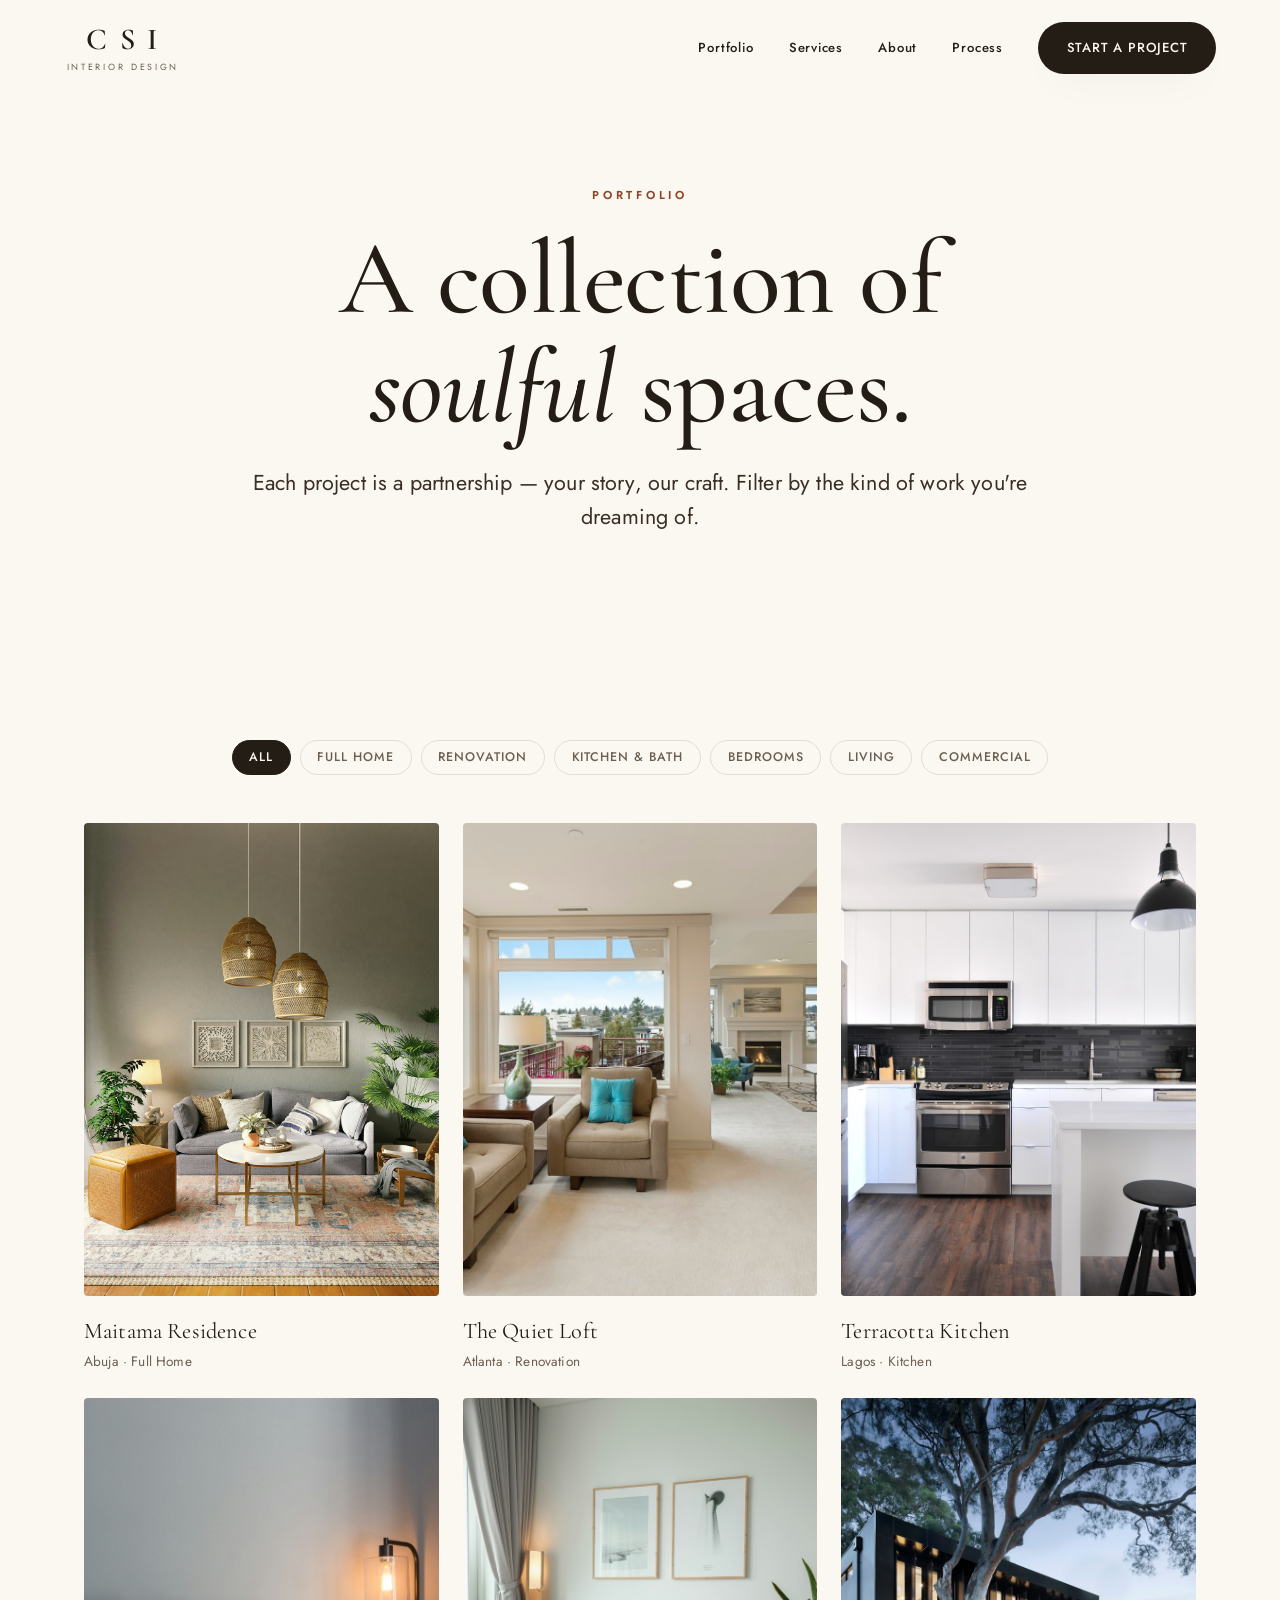
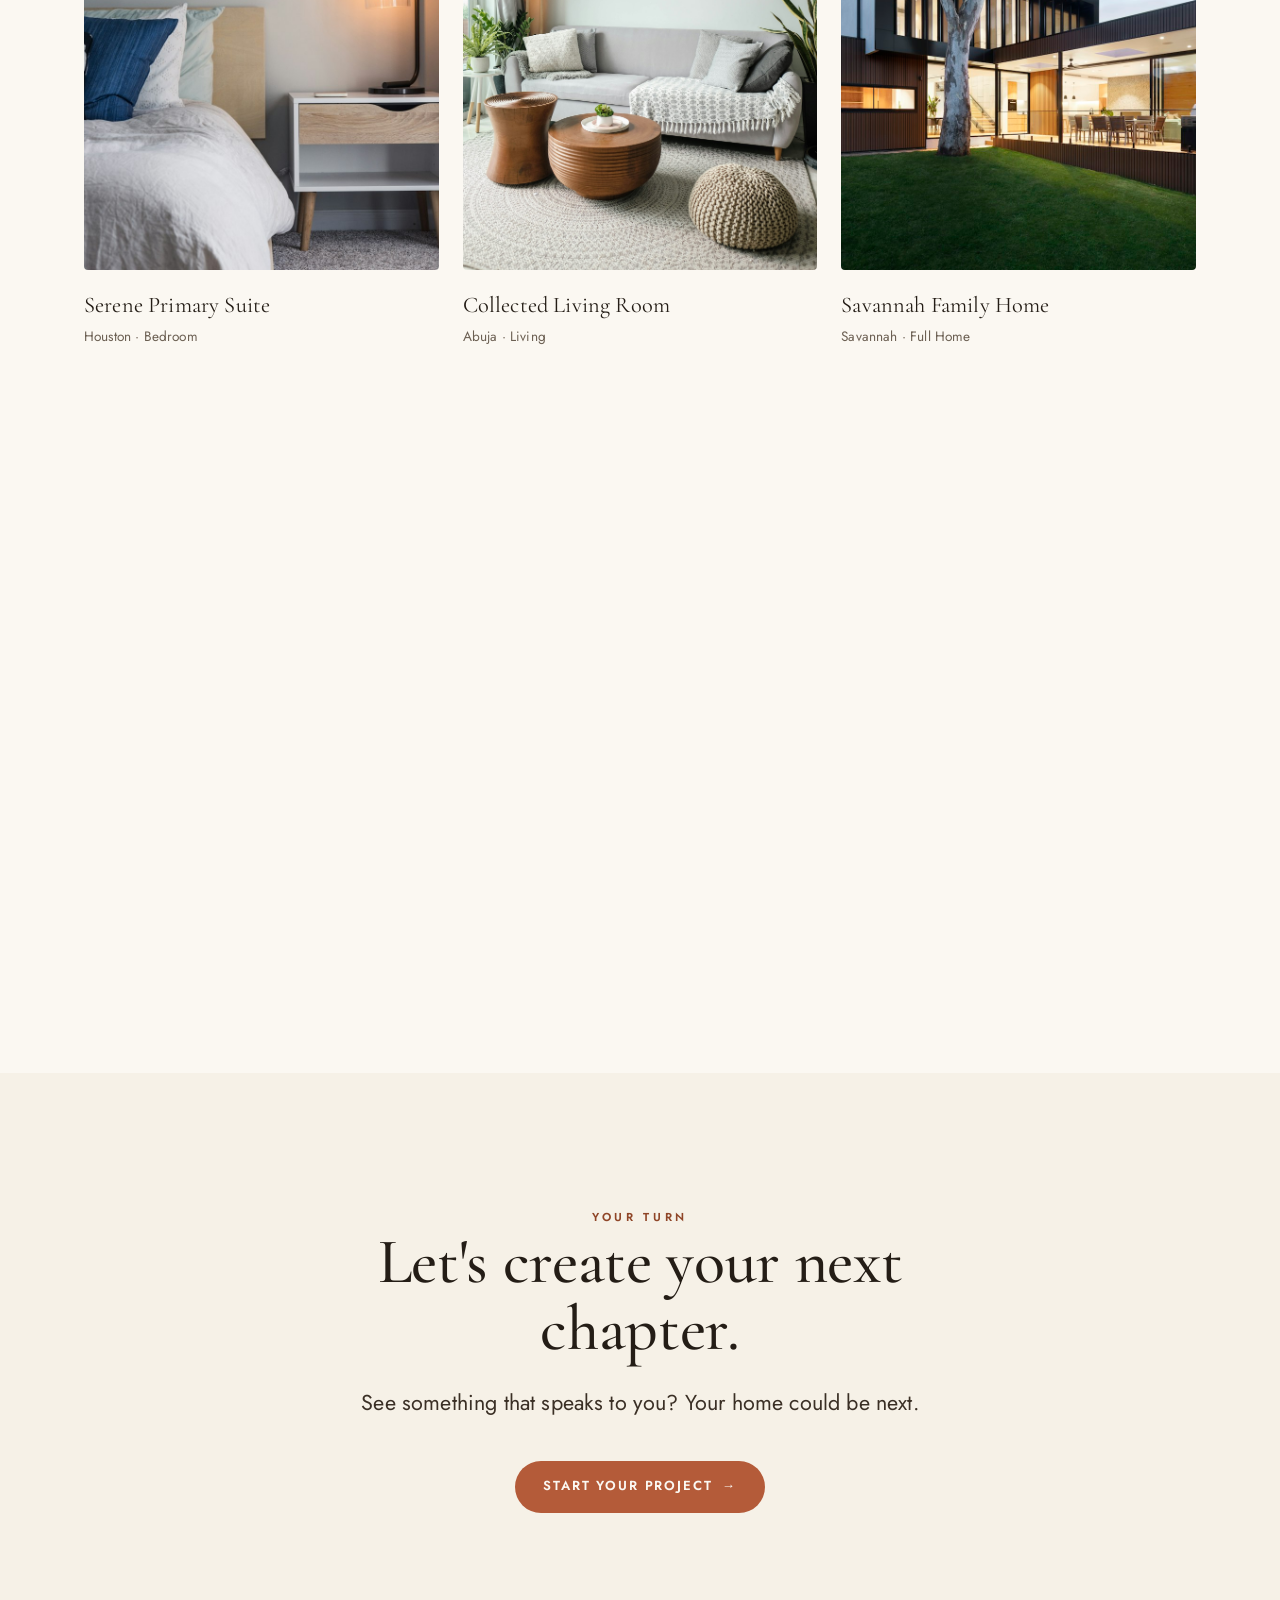
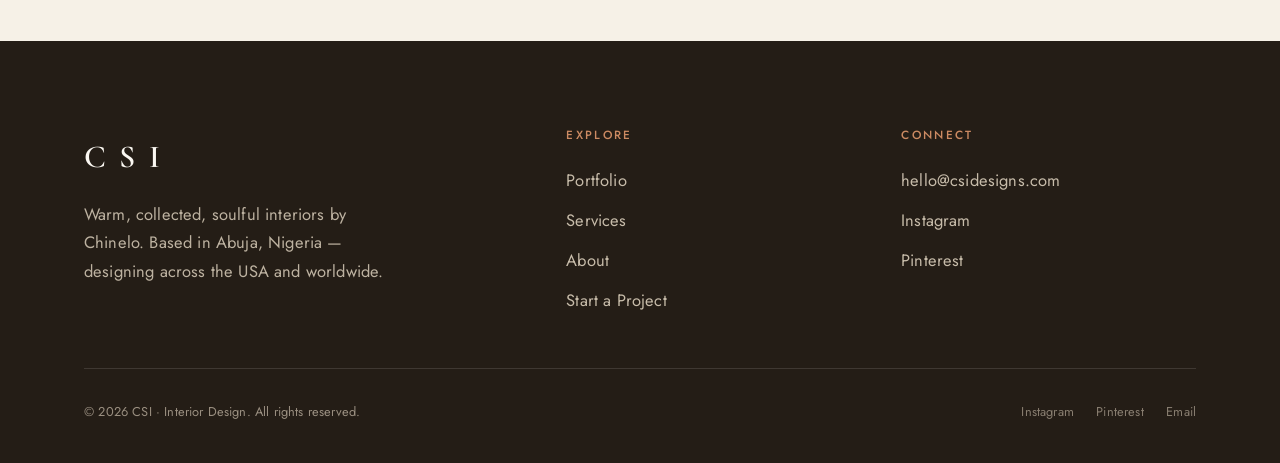
<file: portfolio.html>
<!DOCTYPE html>
<html lang="en">
<head>
  <meta charset="UTF-8" />
  <meta name="viewport" content="width=device-width, initial-scale=1.0" />
  <title>Portfolio — CSI | Interior Design by Chinelo</title>
  <meta name="description" content="Selected interior design projects by Chinelo of CSI — full homes, renovations, kitchens and styling across Abuja, Lagos and the USA." />
  <meta name="theme-color" content="#241d16" />
  <link rel="icon" href="assets/img/favicon.svg" type="image/svg+xml" />
  <link rel="preconnect" href="https://fonts.googleapis.com" />
  <link rel="preconnect" href="https://fonts.gstatic.com" crossorigin />
  <link href="https://fonts.googleapis.com/css2?family=Cormorant+Garamond:ital,wght@0,400;0,500;0,600;1,400;1,500&family=Jost:wght@300;400;500;600&display=swap" rel="stylesheet" />
  <link rel="stylesheet" href="assets/css/styles.css" />
</head>
<body>

  <header class="nav" id="nav">
    <a class="brand" href="index.html" aria-label="CSI home">
      <span class="brand__mark"><b>CSI</b></span>
      <span class="brand__sub">Interior Design</span>
    </a>
    <button class="nav__toggle" aria-label="Toggle menu"><span></span><span></span><span></span></button>
    <nav class="nav__links">
      <a href="portfolio.html">Portfolio</a>
      <a href="services.html">Services</a>
      <a href="about.html">About</a>
      <a href="index.html#process">Process</a>
      <a class="btn btn--solid" href="inquire.html">Start a Project</a>
    </nav>
  </header>

  <!-- PAGE HEADER -->
  <section class="section about-hero">
    <div class="wrap center">
      <span class="eyebrow center reveal in">Portfolio</span>
      <h1 class="reveal in" data-delay="1" style="margin-top:1rem;">A collection of<br /><span class="serif-italic">soulful</span> spaces.</h1>
      <p class="lead max-60 mx-auto reveal in" data-delay="2" style="margin-top:1.5rem;">Each project is a partnership — your story, our craft. Filter by the kind of work you're dreaming of.</p>
    </div>
  </section>

  <!-- GALLERY -->
  <section class="section section--tight">
    <div class="wrap">
      <div class="filters reveal">
        <button class="filter active" data-filter="all">All</button>
        <button class="filter" data-filter="full-home">Full Home</button>
        <button class="filter" data-filter="renovation">Renovation</button>
        <button class="filter" data-filter="kitchen">Kitchen &amp; Bath</button>
        <button class="filter" data-filter="bedroom">Bedrooms</button>
        <button class="filter" data-filter="living">Living</button>
        <button class="filter" data-filter="commercial">Commercial</button>
      </div>

      <div class="gallery">
        <article class="project reveal" data-cat="full-home">
          <a data-lightbox data-caption="Maitama Residence — Abuja, Nigeria" href="#">
            <div class="frame frame--tall"><img src="assets/img/living-collected.jpg" alt="Maitama Residence — warm collected living room, Abuja" loading="lazy" /></div>
          </a>
          <div class="project__meta"><div><span class="project__title">Maitama Residence</span><div class="project__place">Abuja · Full Home</div></div></div>
        </article>

        <article class="project reveal" data-cat="renovation" data-delay="1">
          <a data-lightbox data-caption="The Quiet Loft — Atlanta, USA" href="#">
            <div class="frame frame--tall"><img src="assets/img/open-living.jpg" alt="The Quiet Loft — bright open-plan living and dining, Atlanta" loading="lazy" /></div>
          </a>
          <div class="project__meta"><div><span class="project__title">The Quiet Loft</span><div class="project__place">Atlanta · Renovation</div></div></div>
        </article>

        <article class="project reveal" data-cat="kitchen" data-delay="2">
          <a data-lightbox data-caption="Terracotta Kitchen — Lagos, Nigeria" href="#">
            <div class="frame frame--tall"><img src="assets/img/kitchen.jpg" alt="Terracotta Kitchen — bright kitchen with island seating, Lagos" loading="lazy" /></div>
          </a>
          <div class="project__meta"><div><span class="project__title">Terracotta Kitchen</span><div class="project__place">Lagos · Kitchen</div></div></div>
        </article>

        <article class="project reveal" data-cat="bedroom">
          <a data-lightbox data-caption="Serene Primary Suite — Houston, USA" href="#">
            <div class="frame frame--tall"><img src="assets/img/bedroom-serene.jpg" alt="Serene Primary Suite — calm bedroom in soft neutrals, Houston" loading="lazy" /></div>
          </a>
          <div class="project__meta"><div><span class="project__title">Serene Primary Suite</span><div class="project__place">Houston · Bedroom</div></div></div>
        </article>

        <article class="project reveal" data-cat="living" data-delay="1">
          <a data-lightbox data-caption="Collected Living Room — Abuja, Nigeria" href="#">
            <div class="frame frame--tall"><img src="assets/img/living-neutral.jpg" alt="Collected Living Room — layered neutral living space, Abuja" loading="lazy" /></div>
          </a>
          <div class="project__meta"><div><span class="project__title">Collected Living Room</span><div class="project__place">Abuja · Living</div></div></div>
        </article>

        <article class="project reveal" data-cat="full-home" data-delay="2">
          <a data-lightbox data-caption="Savannah Family Home — Savannah, USA" href="#">
            <div class="frame frame--tall"><img src="assets/img/family-home.jpg" alt="Savannah Family Home — modern architecture at dusk" loading="lazy" /></div>
          </a>
          <div class="project__meta"><div><span class="project__title">Savannah Family Home</span><div class="project__place">Savannah · Full Home</div></div></div>
        </article>

        <article class="project reveal" data-cat="commercial">
          <a data-lightbox data-caption="Boutique Hotel Lounge — Abuja, Nigeria" href="#">
            <div class="frame frame--tall"><img src="assets/img/lounge-boutique.jpg" alt="Boutique Hotel Lounge — wood-clad lounge with sculptural seating, Abuja" loading="lazy" /></div>
          </a>
          <div class="project__meta"><div><span class="project__title">Boutique Hotel Lounge</span><div class="project__place">Abuja · Commercial</div></div></div>
        </article>

        <article class="project reveal" data-cat="kitchen" data-delay="1">
          <a data-lightbox data-caption="Ochre &amp; Oak Bath — Lagos, Nigeria" href="#">
            <div class="frame frame--tall"><img src="assets/img/bath-spa.jpg" alt="Ochre & Oak Bath — spa-like bathroom with freestanding tub, Lagos" loading="lazy" /></div>
          </a>
          <div class="project__meta"><div><span class="project__title">Ochre &amp; Oak Bath</span><div class="project__place">Lagos · Bath</div></div></div>
        </article>

        <article class="project reveal" data-cat="living" data-delay="2">
          <a data-lightbox data-caption="Sunlit Reading Room — Dallas, USA" href="#">
            <div class="frame frame--tall"><img src="assets/img/study-reading.jpg" alt="Sunlit Reading Room — cozy study with bookshelves and greenery, Dallas" loading="lazy" /></div>
          </a>
          <div class="project__meta"><div><span class="project__title">Sunlit Reading Room</span><div class="project__place">Dallas · Living</div></div></div>
        </article>
      </div>

      <p class="center muted reveal" style="margin-top:3rem; font-size:0.9rem;">Imagery shown as design placeholders — real project photography drops in here as the portfolio grows.</p>
    </div>
  </section>

  <!-- CTA -->
  <section class="section bg-bone cta">
    <div class="wrap reveal">
      <span class="eyebrow center">Your Turn</span>
      <h2>Let's create your next chapter.</h2>
      <p class="lead">See something that speaks to you? Your home could be next.</p>
      <a class="btn btn--terra" href="inquire.html">Start Your Project <span class="arrow">→</span></a>
    </div>
  </section>

  <footer class="footer">
    <div class="wrap">
      <div class="footer__top">
        <div class="footer__brand">
          <span class="brand__mark"><b>CSI</b></span>
          <p>Warm, collected, soulful interiors by Chinelo. Based in Abuja, Nigeria — designing across the USA and worldwide.</p>
        </div>
        <div><h4>Explore</h4><ul>
          <li><a href="portfolio.html">Portfolio</a></li>
          <li><a href="services.html">Services</a></li>
          <li><a href="about.html">About</a></li>
          <li><a href="inquire.html">Start a Project</a></li>
        </ul></div>
        <div><h4>Connect</h4><ul>
          <li><a href="mailto:hello@csidesigns.com">hello@csidesigns.com</a></li>
          <li><a href="https://instagram.com/csidesigns" target="_blank" rel="noopener">Instagram</a></li>
          <li><a href="https://pinterest.com/csidesigns" target="_blank" rel="noopener">Pinterest</a></li>
        </ul></div>
      </div>
      <div class="footer__bottom">
        <span>© <span data-year>2026</span> CSI · Interior Design. All rights reserved.</span>
        <div class="footer__social">
          <a href="https://instagram.com/csidesigns" target="_blank" rel="noopener">Instagram</a>
          <a href="https://pinterest.com/csidesigns" target="_blank" rel="noopener">Pinterest</a>
          <a href="mailto:hello@csidesigns.com">Email</a>
        </div>
      </div>
    </div>
  </footer>

  <div class="lightbox" aria-hidden="true">
    <button class="lightbox__close" aria-label="Close">×</button>
    <div class="lightbox__inner">
      <div class="frame frame--wide"><img data-lb-img alt="" style="display:none" /><div class="ph" data-lb-ph style="display:none"></div></div>
      <p class="lightbox__cap"></p>
    </div>
  </div>

  <script src="assets/js/main.js"></script>
</body>
</html>
</file>
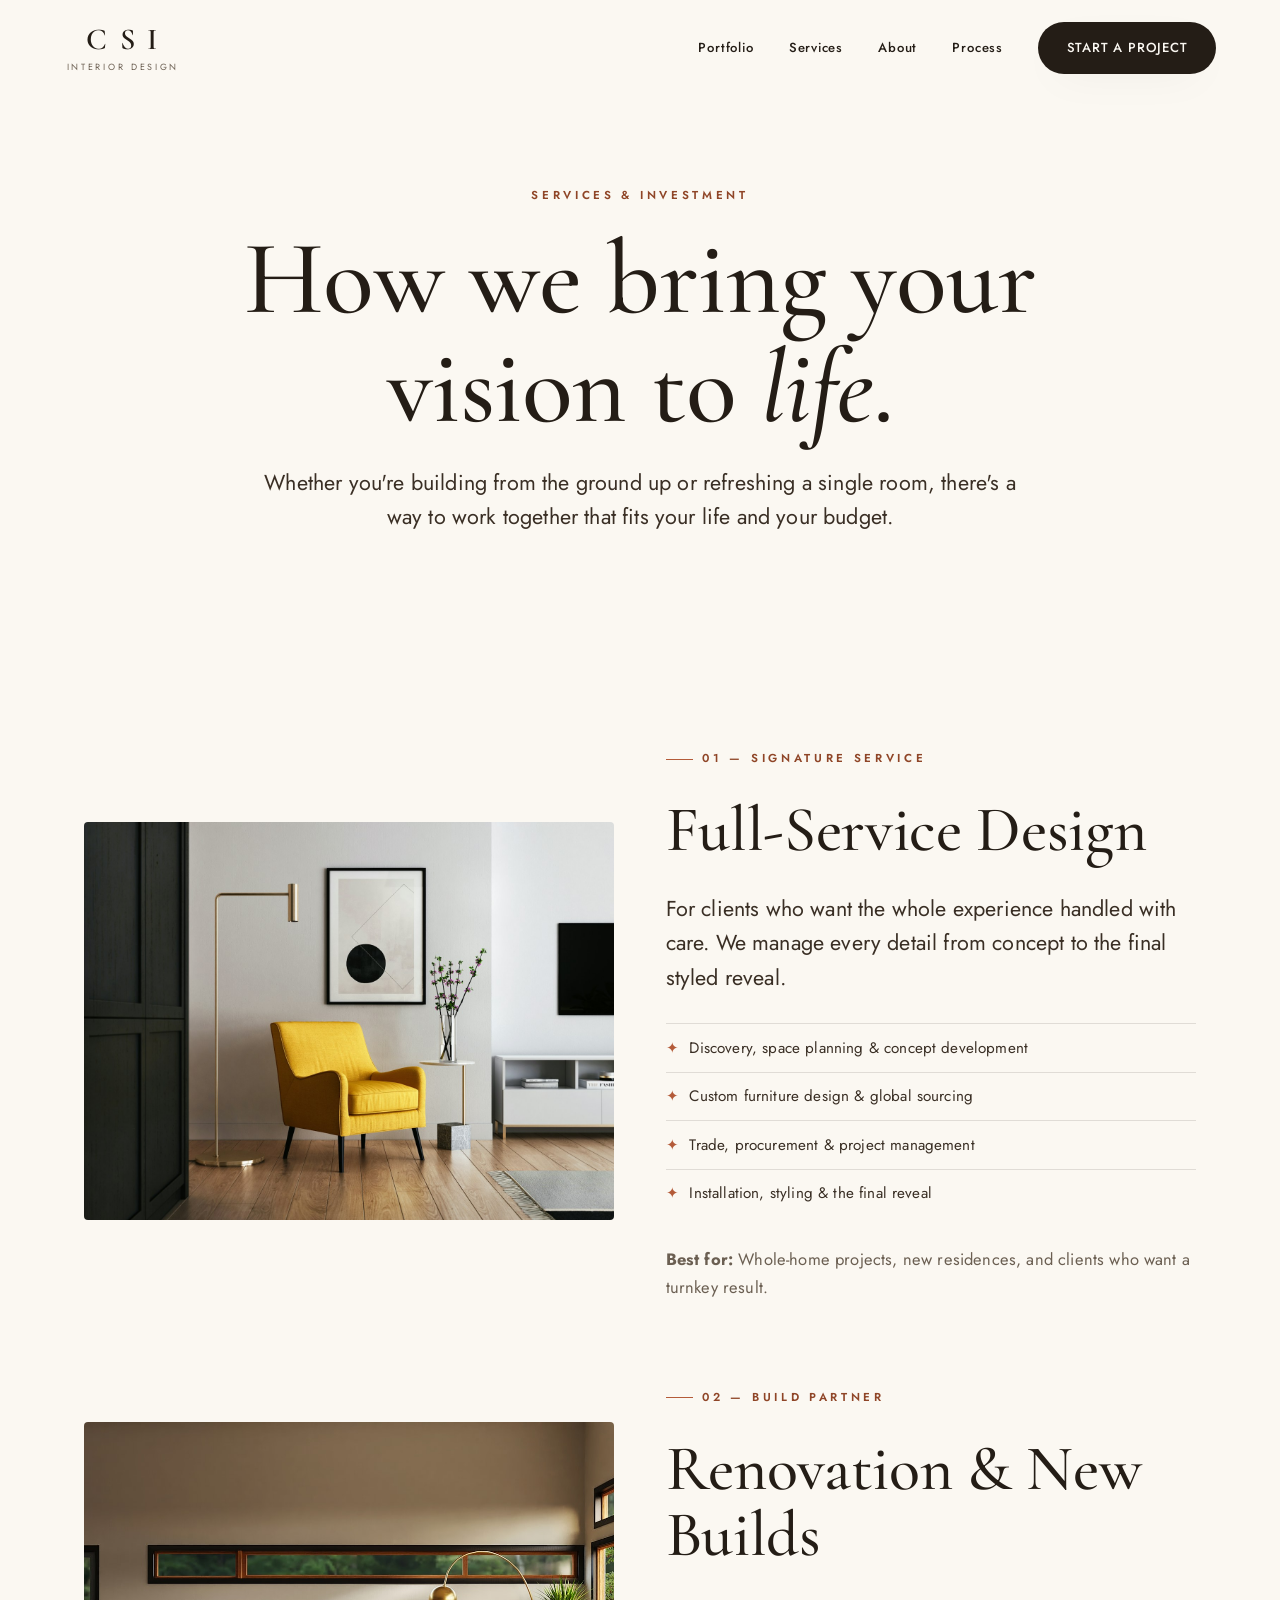
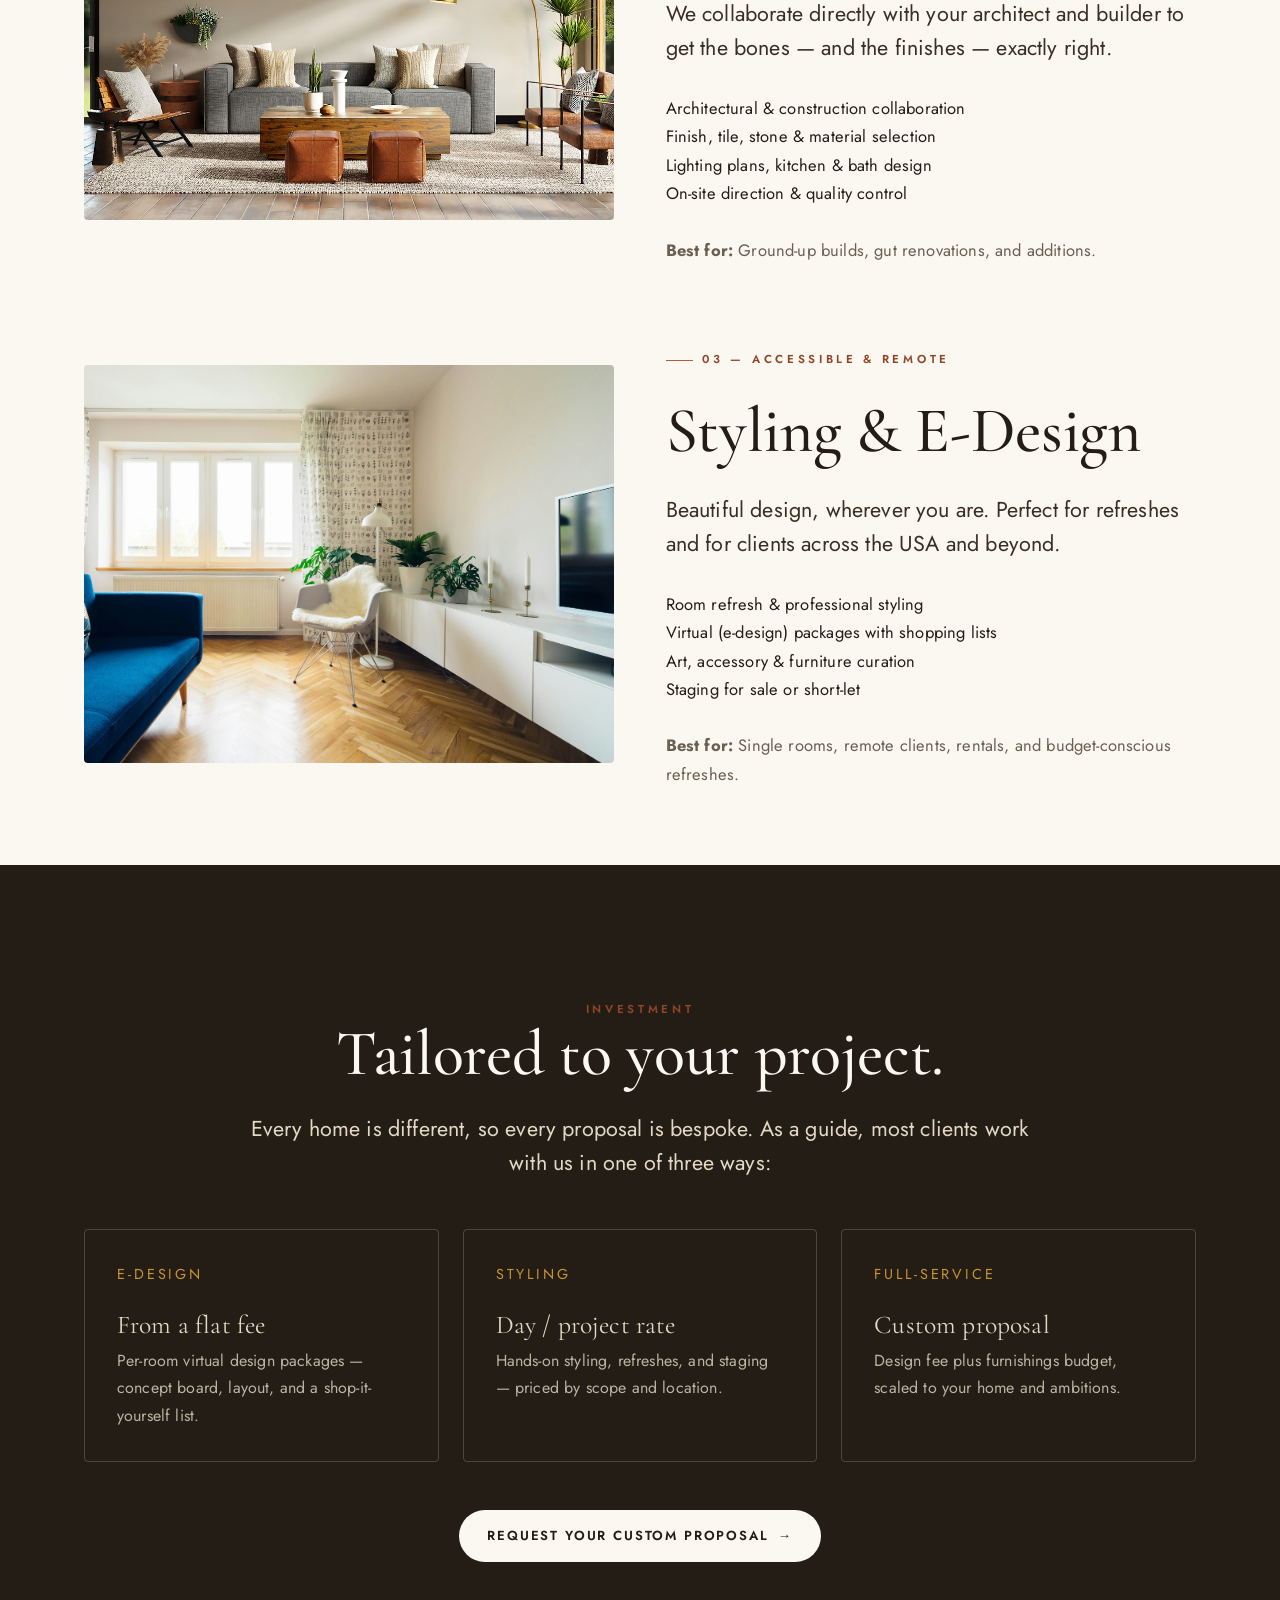
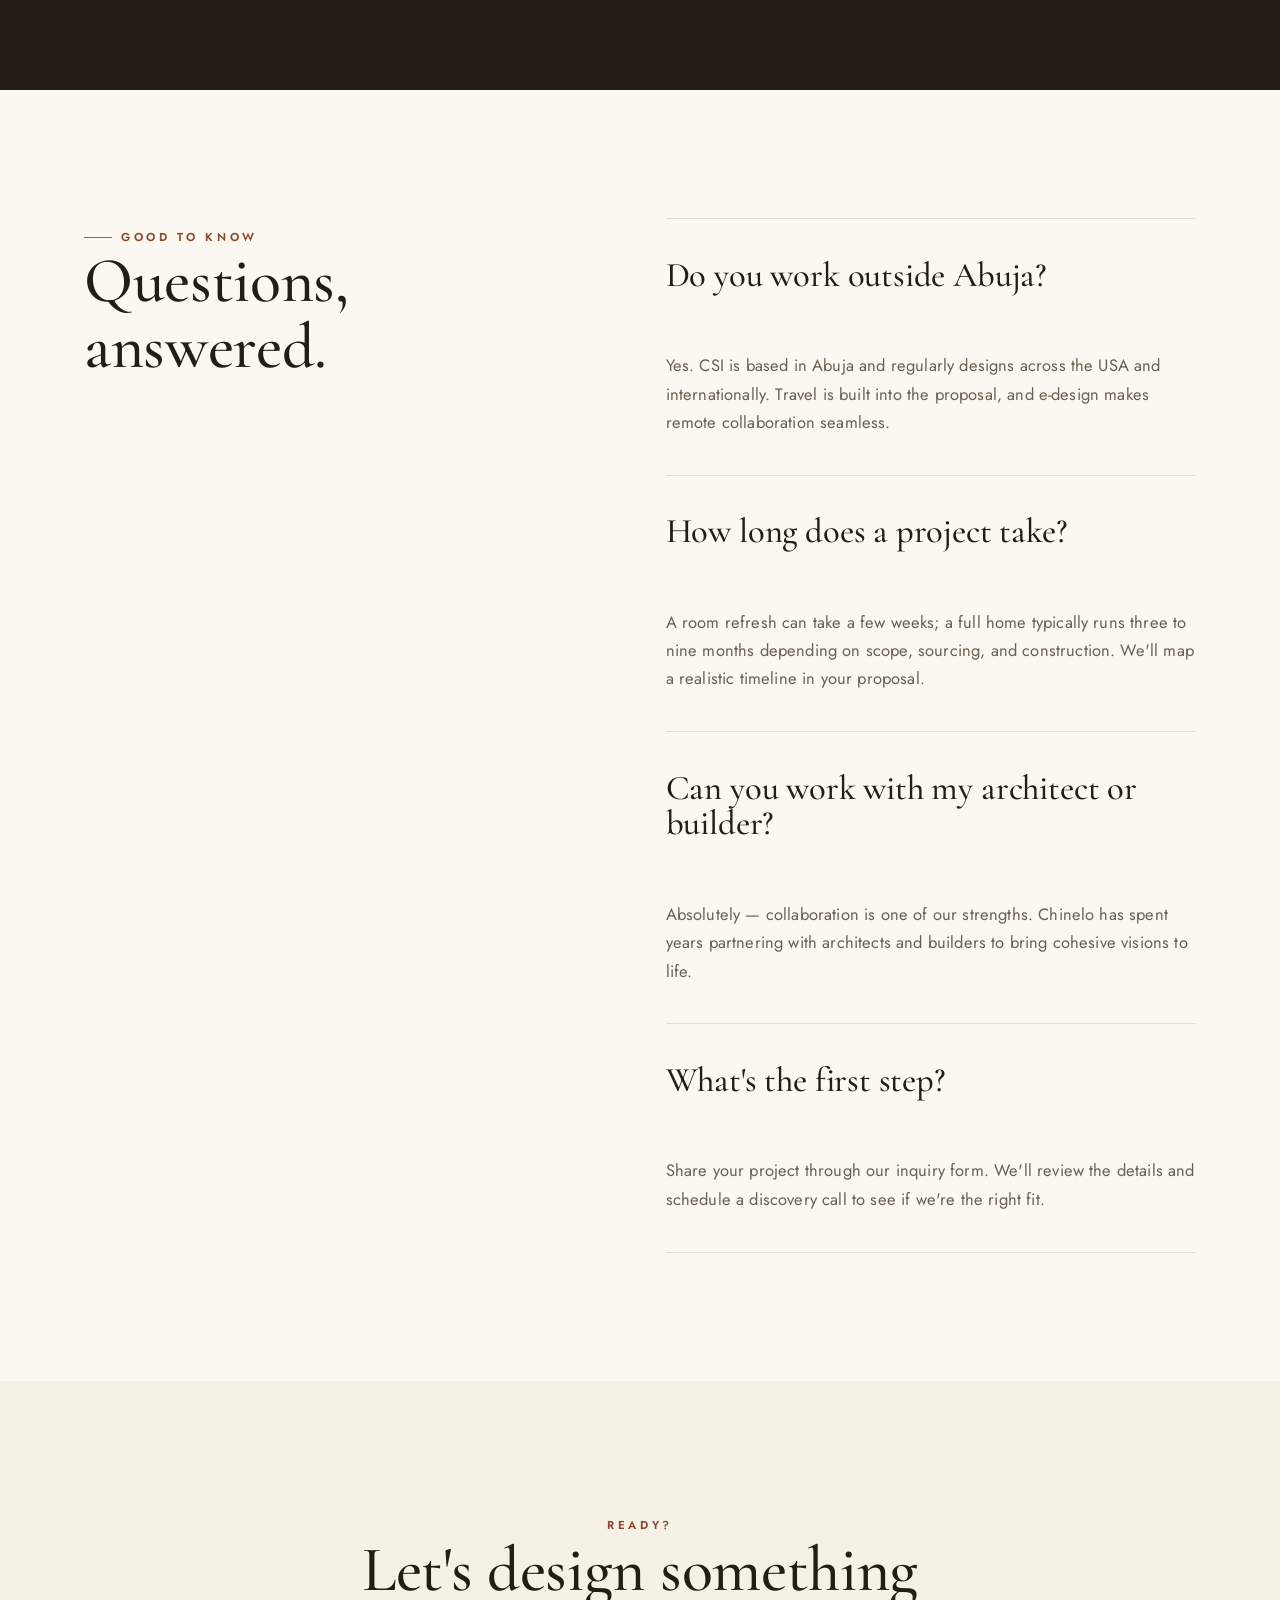
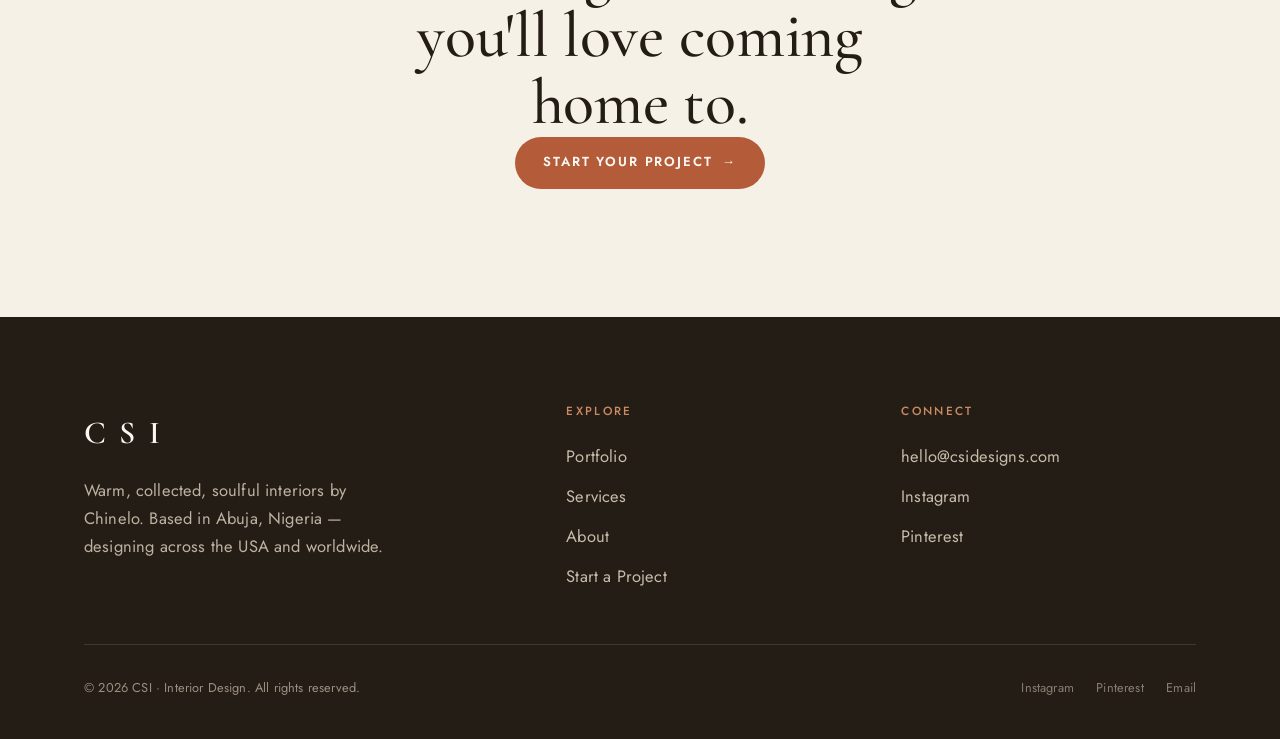
<file: services.html>
<!DOCTYPE html>
<html lang="en">
<head>
  <meta charset="UTF-8" />
  <meta name="viewport" content="width=device-width, initial-scale=1.0" />
  <title>Services &amp; Investment — CSI | Interior Design</title>
  <meta name="description" content="Interior design services by CSI: full-service design, renovation & new builds, styling and e-design. Serving Abuja, the USA and worldwide clients." />
  <meta name="theme-color" content="#241d16" />
  <link rel="icon" href="assets/img/favicon.svg" type="image/svg+xml" />
  <link rel="preconnect" href="https://fonts.googleapis.com" />
  <link rel="preconnect" href="https://fonts.gstatic.com" crossorigin />
  <link href="https://fonts.googleapis.com/css2?family=Cormorant+Garamond:ital,wght@0,400;0,500;0,600;1,400;1,500&family=Jost:wght@300;400;500;600&display=swap" rel="stylesheet" />
  <link rel="stylesheet" href="assets/css/styles.css" />
</head>
<body>

  <header class="nav" id="nav">
    <a class="brand" href="index.html" aria-label="CSI home">
      <span class="brand__mark"><b>CSI</b></span>
      <span class="brand__sub">Interior Design</span>
    </a>
    <button class="nav__toggle" aria-label="Toggle menu"><span></span><span></span><span></span></button>
    <nav class="nav__links">
      <a href="portfolio.html">Portfolio</a>
      <a href="services.html">Services</a>
      <a href="about.html">About</a>
      <a href="index.html#process">Process</a>
      <a class="btn btn--solid" href="inquire.html">Start a Project</a>
    </nav>
  </header>

  <section class="section about-hero">
    <div class="wrap center">
      <span class="eyebrow center reveal in">Services &amp; Investment</span>
      <h1 class="reveal in" data-delay="1" style="margin-top:1rem;">How we bring your<br />vision to <span class="serif-italic">life</span>.</h1>
      <p class="lead max-60 mx-auto reveal in" data-delay="2" style="margin-top:1.5rem;">Whether you're building from the ground up or refreshing a single room, there's a way to work together that fits your life and your budget.</p>
    </div>
  </section>

  <!-- SERVICE DETAIL BLOCKS -->
  <section class="section section--tight">
    <div class="wrap grid split" style="margin-bottom:clamp(3rem,6vw,5rem);">
      <div class="frame frame--wide reveal"><img src="assets/img/living-warm.jpg" alt="Editorial living room with sculptural accent chair and warm light" loading="lazy" /></div>
      <div class="stack reveal" data-delay="1">
        <span class="eyebrow">01 — Signature Service</span>
        <h2>Full-Service Design</h2>
        <p class="lead">For clients who want the whole experience handled with care. We manage every detail from concept to the final styled reveal.</p>
        <ul class="form-aside"><div class="list-check"><ul>
          <li>Discovery, space planning &amp; concept development</li>
          <li>Custom furniture design &amp; global sourcing</li>
          <li>Trade, procurement &amp; project management</li>
          <li>Installation, styling &amp; the final reveal</li>
        </ul></div></ul>
        <p class="muted"><strong>Best for:</strong> Whole-home projects, new residences, and clients who want a turnkey result.</p>
      </div>
    </div>

    <div class="wrap grid split" style="margin-bottom:clamp(3rem,6vw,5rem);">
      <div class="stack reveal" style="order:2;" data-delay="1">
        <span class="eyebrow">02 — Build Partner</span>
        <h2>Renovation &amp; New Builds</h2>
        <p class="lead">We collaborate directly with your architect and builder to get the bones — and the finishes — exactly right.</p>
        <div class="list-check"><ul>
          <li>Architectural &amp; construction collaboration</li>
          <li>Finish, tile, stone &amp; material selection</li>
          <li>Lighting plans, kitchen &amp; bath design</li>
          <li>On-site direction &amp; quality control</li>
        </ul></div>
        <p class="muted"><strong>Best for:</strong> Ground-up builds, gut renovations, and additions.</p>
      </div>
      <div class="frame frame--wide reveal" style="order:1;"><img src="assets/img/living-loft.jpg" alt="Renovated living space with timber ceiling and floor-to-ceiling glazing" loading="lazy" /></div>
    </div>

    <div class="wrap grid split">
      <div class="frame frame--wide reveal"><img src="assets/img/media-living.jpg" alt="Styled living room with velvet daybed and curated accents" loading="lazy" /></div>
      <div class="stack reveal" data-delay="1">
        <span class="eyebrow">03 — Accessible &amp; Remote</span>
        <h2>Styling &amp; E-Design</h2>
        <p class="lead">Beautiful design, wherever you are. Perfect for refreshes and for clients across the USA and beyond.</p>
        <div class="list-check"><ul>
          <li>Room refresh &amp; professional styling</li>
          <li>Virtual (e-design) packages with shopping lists</li>
          <li>Art, accessory &amp; furniture curation</li>
          <li>Staging for sale or short-let</li>
        </ul></div>
        <p class="muted"><strong>Best for:</strong> Single rooms, remote clients, rentals, and budget-conscious refreshes.</p>
      </div>
    </div>
  </section>

  <!-- INVESTMENT -->
  <section class="section bg-espresso">
    <div class="wrap center" style="margin-bottom:3rem;">
      <span class="eyebrow center">Investment</span>
      <h2 class="reveal">Tailored to your project.</h2>
      <p class="lead muted max-60 mx-auto reveal" data-delay="1" style="margin-top:1.5rem;">Every home is different, so every proposal is bespoke. As a guide, most clients work with us in one of three ways:</p>
    </div>
    <div class="wrap testi">
      <div class="testi__card reveal" style="background:transparent; border-color:rgba(255,255,255,0.18);">
        <div class="testi__stars">E-DESIGN</div>
        <p style="color:var(--linen); font-family:var(--serif); font-size:1.6rem;">From a flat fee</p>
        <p style="color:var(--linen); opacity:0.8;">Per-room virtual design packages — concept board, layout, and a shop-it-yourself list.</p>
      </div>
      <div class="testi__card reveal" data-delay="1" style="background:transparent; border-color:rgba(255,255,255,0.18);">
        <div class="testi__stars">STYLING</div>
        <p style="color:var(--linen); font-family:var(--serif); font-size:1.6rem;">Day / project rate</p>
        <p style="color:var(--linen); opacity:0.8;">Hands-on styling, refreshes, and staging — priced by scope and location.</p>
      </div>
      <div class="testi__card reveal" data-delay="2" style="background:transparent; border-color:rgba(255,255,255,0.18);">
        <div class="testi__stars">FULL-SERVICE</div>
        <p style="color:var(--linen); font-family:var(--serif); font-size:1.6rem;">Custom proposal</p>
        <p style="color:var(--linen); opacity:0.8;">Design fee plus furnishings budget, scaled to your home and ambitions.</p>
      </div>
    </div>
    <div class="center reveal" style="margin-top:3rem;">
      <a class="btn btn--light" href="inquire.html">Request Your Custom Proposal <span class="arrow">→</span></a>
    </div>
  </section>

  <!-- FAQ -->
  <section class="section">
    <div class="wrap grid split" style="align-items:flex-start;">
      <div class="reveal" style="position:sticky; top:7rem;">
        <span class="eyebrow">Good to Know</span>
        <h2>Questions,<br />answered.</h2>
      </div>
      <div class="process reveal" data-delay="1">
        <div class="process__row" style="grid-template-columns:1fr;"><h3>Do you work outside Abuja?</h3><p>Yes. CSI is based in Abuja and regularly designs across the USA and internationally. Travel is built into the proposal, and e-design makes remote collaboration seamless.</p></div>
        <div class="process__row" style="grid-template-columns:1fr;"><h3>How long does a project take?</h3><p>A room refresh can take a few weeks; a full home typically runs three to nine months depending on scope, sourcing, and construction. We'll map a realistic timeline in your proposal.</p></div>
        <div class="process__row" style="grid-template-columns:1fr;"><h3>Can you work with my architect or builder?</h3><p>Absolutely — collaboration is one of our strengths. Chinelo has spent years partnering with architects and builders to bring cohesive visions to life.</p></div>
        <div class="process__row" style="grid-template-columns:1fr;"><h3>What's the first step?</h3><p>Share your project through our inquiry form. We'll review the details and schedule a discovery call to see if we're the right fit.</p></div>
      </div>
    </div>
  </section>

  <section class="section bg-bone cta">
    <div class="wrap reveal">
      <span class="eyebrow center">Ready?</span>
      <h2>Let's design something you'll love coming home to.</h2>
      <a class="btn btn--terra" href="inquire.html">Start Your Project <span class="arrow">→</span></a>
    </div>
  </section>

  <footer class="footer">
    <div class="wrap">
      <div class="footer__top">
        <div class="footer__brand">
          <span class="brand__mark"><b>CSI</b></span>
          <p>Warm, collected, soulful interiors by Chinelo. Based in Abuja, Nigeria — designing across the USA and worldwide.</p>
        </div>
        <div><h4>Explore</h4><ul>
          <li><a href="portfolio.html">Portfolio</a></li>
          <li><a href="services.html">Services</a></li>
          <li><a href="about.html">About</a></li>
          <li><a href="inquire.html">Start a Project</a></li>
        </ul></div>
        <div><h4>Connect</h4><ul>
          <li><a href="mailto:hello@csidesigns.com">hello@csidesigns.com</a></li>
          <li><a href="https://instagram.com/csidesigns" target="_blank" rel="noopener">Instagram</a></li>
          <li><a href="https://pinterest.com/csidesigns" target="_blank" rel="noopener">Pinterest</a></li>
        </ul></div>
      </div>
      <div class="footer__bottom">
        <span>© <span data-year>2026</span> CSI · Interior Design. All rights reserved.</span>
        <div class="footer__social">
          <a href="https://instagram.com/csidesigns" target="_blank" rel="noopener">Instagram</a>
          <a href="https://pinterest.com/csidesigns" target="_blank" rel="noopener">Pinterest</a>
          <a href="mailto:hello@csidesigns.com">Email</a>
        </div>
      </div>
    </div>
  </footer>

  <script src="assets/js/main.js"></script>
</body>
</html>
</file>
<file: assets/css/styles.css>
/* =========================================================
   HOUSE OF NELO — Interior Design
   Aesthetic: Warm Afro-minimalism
   Palette: bone / cream · espresso ink · terracotta + ochre
   Type: Fraunces (display serif) + Inter (sans)
   ========================================================= */

:root {
  /* Warm neutrals */
  --bone: #f6f1e7;
  --cream: #fbf8f2;
  --sand: #ece3d3;
  --linen: #e4d8c4;

  /* Ink */
  --espresso: #241d16;
  --coffee: #3a2f25;
  --stone: #6b5f52;
  --mist: #9a8f80;

  /* Accents */
  --terracotta: #b45b39;
  --terracotta-deep: #8f4527;
  --ochre: #c79433;
  --clay: #cc8a62;
  --olive: #7c7a52;

  /* Utility */
  --line: rgba(36, 29, 22, 0.12);
  --line-soft: rgba(36, 29, 22, 0.07);
  --shadow: 0 24px 60px -30px rgba(36, 29, 22, 0.45);
  --shadow-soft: 0 12px 40px -24px rgba(36, 29, 22, 0.35);

  --serif: "Cormorant Garamond", "Fraunces", Georgia, serif;
  --sans: "Jost", "Helvetica Neue", Arial, sans-serif;

  --wrap: 1240px;
  --gutter: clamp(1.25rem, 5vw, 5rem);
  --radius: 4px;
  --ease: cubic-bezier(0.22, 1, 0.36, 1);
}

/* ---------- Reset ---------- */
*, *::before, *::after { box-sizing: border-box; }
* { margin: 0; }
html { scroll-behavior: smooth; -webkit-font-smoothing: antialiased; }
body {
  font-family: var(--sans);
  background: var(--cream);
  color: var(--espresso);
  line-height: 1.72;
  font-size: 16.5px;
  font-weight: 400;
  letter-spacing: 0.01em;
  overflow-x: hidden;
}
img { max-width: 100%; display: block; }
a { color: inherit; text-decoration: none; }
button { font-family: inherit; cursor: pointer; }
ul { list-style: none; padding: 0; }

/* ---------- Type ---------- */
h1, h2, h3, h4 { font-family: var(--serif); font-weight: 500; line-height: 1.04; letter-spacing: -0.005em; }
h1 { font-size: clamp(3.2rem, 8.2vw, 7.2rem); font-weight: 500; }
h2 { font-size: clamp(2.3rem, 5vw, 4.3rem); }
h3 { font-size: clamp(1.55rem, 2.7vw, 2.2rem); }
.serif-italic { font-style: italic; font-weight: 500; }

.eyebrow {
  font-family: var(--sans);
  font-size: 0.72rem;
  letter-spacing: 0.32em;
  text-transform: uppercase;
  font-weight: 600;
  color: var(--terracotta-deep);
  display: inline-flex;
  align-items: center;
  gap: 0.8em;
}
.eyebrow::before {
  content: "";
  width: 2.4em; height: 1px;
  background: var(--terracotta);
  display: inline-block;
}
.eyebrow.center::before { display: none; }

.lead { font-size: clamp(1.1rem, 2vw, 1.35rem); color: var(--coffee); line-height: 1.6; }
.muted { color: var(--stone); }

/* ---------- Layout ---------- */
.wrap { width: 100%; max-width: var(--wrap); margin-inline: auto; padding-inline: var(--gutter); }
.section { padding-block: clamp(4.5rem, 10vw, 9rem); }
.section--tight { padding-block: clamp(3rem, 6vw, 5rem); }
.bg-bone { background: var(--bone); }
.bg-sand { background: var(--sand); }
.bg-espresso { background: var(--espresso); color: var(--cream); }
.bg-espresso .muted { color: var(--linen); }
.bg-espresso h2, .bg-espresso h3 { color: var(--cream); }

.grid { display: grid; gap: clamp(1.5rem, 4vw, 3.5rem); }
.split { grid-template-columns: 1fr 1fr; align-items: center; }
.center { text-align: center; }
.center .eyebrow { justify-content: center; }
.stack-sm > * + * { margin-top: 1rem; }
.stack > * + * { margin-top: 1.75rem; }
.max-60 { max-width: 60ch; }
.mx-auto { margin-inline: auto; }

/* ---------- Buttons ---------- */
.btn {
  display: inline-flex;
  align-items: center;
  gap: 0.7em;
  padding: 1.05em 2.1em;
  font-size: 0.82rem;
  font-weight: 600;
  letter-spacing: 0.14em;
  text-transform: uppercase;
  border-radius: 100px;
  border: 1px solid transparent;
  transition: transform 0.4s var(--ease), background 0.4s var(--ease), color 0.4s var(--ease), box-shadow 0.4s var(--ease);
}
.btn:hover { transform: translateY(-2px); }
.btn--solid { background: var(--espresso); color: var(--cream); box-shadow: var(--shadow-soft); }
.btn--solid:hover { background: var(--terracotta-deep); }
.btn--terra { background: var(--terracotta); color: var(--cream); }
.btn--terra:hover { background: var(--terracotta-deep); }
.btn--ghost { border-color: var(--line); color: var(--espresso); }
.btn--ghost:hover { border-color: var(--espresso); background: var(--espresso); color: var(--cream); }
.btn--light { background: var(--cream); color: var(--espresso); }
.btn--light:hover { background: var(--terracotta); color: var(--cream); }
.btn .arrow { transition: transform 0.4s var(--ease); }
.btn:hover .arrow { transform: translateX(4px); }

.textlink {
  font-weight: 600; letter-spacing: 0.02em;
  border-bottom: 1px solid var(--terracotta);
  padding-bottom: 2px;
  transition: color 0.3s var(--ease), border-color 0.3s var(--ease);
}
.textlink:hover { color: var(--terracotta-deep); }

/* =========================================================
   NAV
   ========================================================= */
.nav {
  position: fixed; inset: 0 0 auto 0; z-index: 100;
  display: flex; align-items: center; justify-content: space-between;
  padding: 1.4rem var(--gutter);
  transition: background 0.5s var(--ease), padding 0.5s var(--ease), box-shadow 0.5s var(--ease);
}
.nav.scrolled {
  background: rgba(251, 248, 242, 0.88);
  backdrop-filter: blur(14px);
  padding-block: 1rem;
  box-shadow: 0 1px 0 var(--line-soft);
}
.brand { display: inline-flex; flex-direction: column; align-items: center; text-align: center; line-height: 1; }
/* "CSI" tracked out into a monogram that sits centered over the descriptor.
   text-indent offsets the trailing letter-spacing so the block is optically centered. */
.brand__mark { font-family: var(--serif); font-size: 1.9rem; letter-spacing: 0.42em; text-indent: 0.42em; font-weight: 500; }
.brand__mark b { font-weight: 600; }
/* Descriptor tuned so its width reads in the same key as the monogram above it. */
.brand__sub { font-size: 0.56rem; letter-spacing: 0.3em; text-indent: 0.3em; text-transform: uppercase; color: var(--stone); margin-top: 7px; }

.nav__links { display: flex; align-items: center; gap: 2.2rem; }
.nav__links a { font-size: 0.82rem; letter-spacing: 0.06em; font-weight: 500; position: relative; }
.nav__links a:not(.btn)::after {
  content: ""; position: absolute; left: 0; bottom: -6px;
  width: 0; height: 1px; background: var(--terracotta);
  transition: width 0.4s var(--ease);
}
.nav__links a:not(.btn):hover::after { width: 100%; }

.nav__toggle { display: none; background: none; border: 0; width: 30px; height: 22px; position: relative; }
.nav__toggle span { position: absolute; left: 0; width: 100%; height: 2px; background: var(--espresso); transition: 0.35s var(--ease); }
.nav__toggle span:nth-child(1) { top: 0; }
.nav__toggle span:nth-child(2) { top: 10px; }
.nav__toggle span:nth-child(3) { top: 20px; }
.nav.open .nav__toggle span:nth-child(1) { top: 10px; transform: rotate(45deg); }
.nav.open .nav__toggle span:nth-child(2) { opacity: 0; }
.nav.open .nav__toggle span:nth-child(3) { top: 10px; transform: rotate(-45deg); }

/* =========================================================
   HERO
   ========================================================= */
.hero {
  min-height: 100svh;
  display: flex; align-items: flex-end;
  position: relative; overflow: hidden;
  padding-bottom: clamp(3rem, 7vw, 6rem);
  background: linear-gradient(180deg, var(--bone) 0%, var(--cream) 100%);
}
.hero__art {
  position: absolute; inset: 0; z-index: 0;
  opacity: 0.9;
}
.hero__art::before {
  content: ""; position: absolute;
  top: -12%; right: -6%; width: 46vw; height: 46vw; max-width: 620px; max-height: 620px;
  border-radius: 50%;
  background: radial-gradient(circle at 30% 30%, rgba(199, 148, 51, 0.28), rgba(180, 91, 57, 0.16) 55%, transparent 72%);
  filter: blur(4px);
}
.hero__art::after {
  content: ""; position: absolute;
  bottom: -20%; left: -10%; width: 40vw; height: 40vw; max-width: 520px; max-height: 520px;
  border: 1px solid var(--line); border-radius: 50%;
  background: radial-gradient(circle at 70% 70%, rgba(204, 138, 98, 0.14), transparent 60%);
}
.hero__grid {
  position: relative; z-index: 2;
  width: 100%; display: grid; grid-template-columns: 1.4fr 1fr;
  gap: clamp(2rem, 5vw, 4rem); align-items: end;
}
.hero h1 { margin-top: 1.5rem; }
.hero h1 .accent { color: var(--terracotta); font-style: italic; }
.hero__meta { display: flex; flex-direction: column; gap: 1.5rem; align-items: flex-start; }
.hero__meta p { max-width: 34ch; }
.hero__scroll { position: absolute; bottom: 2rem; right: var(--gutter); z-index: 3;
  font-size: 0.68rem; letter-spacing: 0.28em; text-transform: uppercase; color: var(--stone);
  display: flex; align-items: center; gap: 0.7em; }
.hero__scroll::after { content: ""; width: 40px; height: 1px; background: var(--stone); animation: scrollpulse 2.4s var(--ease) infinite; }
@keyframes scrollpulse { 0%,100% { opacity: 0.3; transform: scaleX(0.6); } 50% { opacity: 1; transform: scaleX(1); } }

.hero__stats { display: flex; gap: clamp(1.5rem, 4vw, 3rem); flex-wrap: wrap; margin-top: 1rem; }
.stat { }
.stat b { font-family: var(--serif); font-size: 2.4rem; display: block; line-height: 1; }
.stat span { font-size: 0.72rem; letter-spacing: 0.14em; text-transform: uppercase; color: var(--stone); }

/* =========================================================
   IMAGE FRAMES / PLACEHOLDER ART
   ========================================================= */
.frame {
  position: relative; overflow: hidden; border-radius: var(--radius);
  background: var(--linen);
}
.frame img { width: 100%; height: 100%; object-fit: cover; transition: transform 1.1s var(--ease); }
.frame:hover img { transform: scale(1.05); }
.frame--tall { aspect-ratio: 3 / 4; }
.frame--wide { aspect-ratio: 4 / 3; }
.frame--sq { aspect-ratio: 1; }

/* SVG-art placeholder styling (used until real photos are dropped in) */
.ph {
  width: 100%; height: 100%;
  display: grid; place-items: center;
  background:
    radial-gradient(120% 120% at 20% 10%, rgba(255,255,255,0.5), transparent 45%),
    linear-gradient(135deg, var(--tint-a, var(--clay)) 0%, var(--tint-b, var(--terracotta)) 100%);
  position: relative;
}
.ph::after {
  content: attr(data-label);
  position: absolute; left: 1.2rem; bottom: 1.1rem;
  font-family: var(--serif); font-size: 1.05rem; color: rgba(255,255,255,0.92);
  letter-spacing: 0.01em;
}
.ph svg { width: 46%; opacity: 0.7; }
.ph--a { --tint-a: #cc8a62; --tint-b: #8f4527; }
.ph--b { --tint-a: #c79433; --tint-b: #9a6a1f; }
.ph--c { --tint-a: #7c7a52; --tint-b: #4a4a30; }
.ph--d { --tint-a: #b45b39; --tint-b: #5e2c19; }
.ph--e { --tint-a: #d8c4a0; --tint-b: #b08d5a; }
.ph--f { --tint-a: #9a8f80; --tint-b: #4a4038; }

/* =========================================================
   FEATURED / PORTFOLIO
   ========================================================= */
.projects { display: grid; gap: clamp(1.5rem, 3vw, 2.5rem); grid-template-columns: repeat(12, 1fr); }
.project { position: relative; }
.project a { display: block; }
.project__meta { display: flex; justify-content: space-between; align-items: baseline; margin-top: 1rem; gap: 1rem; }
.project__title { font-family: var(--serif); font-size: 1.4rem; }
.project__cat { font-size: 0.72rem; letter-spacing: 0.16em; text-transform: uppercase; color: var(--stone); white-space: nowrap; }
.project__place { font-size: 0.85rem; color: var(--stone); }
.col-6 { grid-column: span 6; }
.col-7 { grid-column: span 7; }
.col-5 { grid-column: span 5; }
.col-4 { grid-column: span 4; }
.col-8 { grid-column: span 8; }
.col-12 { grid-column: span 12; }
.mt-lg { margin-top: 3rem; }

/* Filter bar */
.filters { display: flex; flex-wrap: wrap; gap: 0.6rem; justify-content: center; margin-bottom: 3rem; }
.filter {
  background: none; border: 1px solid var(--line); color: var(--stone);
  padding: 0.6em 1.3em; border-radius: 100px; font-size: 0.78rem;
  letter-spacing: 0.08em; text-transform: uppercase; font-weight: 500;
  transition: 0.35s var(--ease);
}
.filter:hover { color: var(--espresso); border-color: var(--espresso); }
.filter.active { background: var(--espresso); color: var(--cream); border-color: var(--espresso); }
.gallery { display: grid; grid-template-columns: repeat(auto-fill, minmax(300px, 1fr)); gap: 1.5rem; }
.gallery .project { transition: opacity 0.5s var(--ease), transform 0.5s var(--ease); }
.gallery .project.hide { display: none; }

/* =========================================================
   SERVICES / PROCESS
   ========================================================= */
.svc { display: grid; grid-template-columns: repeat(3, 1fr); gap: 1px; background: var(--line); border-block: 1px solid var(--line); }
.svc__card { background: var(--cream); padding: clamp(1.8rem, 3vw, 2.8rem); transition: background 0.5s var(--ease); }
.svc__card:hover { background: var(--bone); }
.svc__num { font-family: var(--serif); font-size: 0.9rem; color: var(--terracotta); letter-spacing: 0.1em; }
.svc__card h3 { margin: 1.2rem 0 0.8rem; }
.svc__card p { color: var(--stone); font-size: 0.98rem; }
.svc__card ul { margin-top: 1.2rem; }
.svc__card li { font-size: 0.9rem; color: var(--coffee); padding: 0.4em 0; border-top: 1px solid var(--line-soft); }
.svc__card li::before { content: "—"; color: var(--terracotta); margin-right: 0.6em; }

.process { counter-reset: step; }
.process__row {
  display: grid; grid-template-columns: auto 1fr; gap: clamp(1.5rem, 4vw, 3rem);
  padding-block: clamp(1.8rem, 3vw, 2.6rem); border-top: 1px solid var(--line);
  align-items: start;
}
.process__row:last-child { border-bottom: 1px solid var(--line); }
.process__num { font-family: var(--serif); font-size: clamp(2rem, 5vw, 3.4rem); color: var(--terracotta); line-height: 1; }
.process__row h3 { margin-bottom: 0.6rem; }
.process__row p { color: var(--stone); max-width: 60ch; }

/* =========================================================
   QUOTE / TESTIMONIALS
   ========================================================= */
.quote { text-align: center; }
.quote blockquote { font-family: var(--serif); font-size: clamp(1.6rem, 3.5vw, 2.8rem); line-height: 1.28; max-width: 22ch; margin-inline: auto; }
.quote blockquote::before { content: "\201C"; color: var(--terracotta); }
.quote blockquote::after { content: "\201D"; color: var(--terracotta); }
.quote cite { display: block; margin-top: 2rem; font-family: var(--sans); font-style: normal; font-size: 0.8rem; letter-spacing: 0.18em; text-transform: uppercase; color: var(--stone); }

.testi { display: grid; grid-template-columns: repeat(3, 1fr); gap: 1.5rem; }
.testi__card { background: var(--cream); border: 1px solid var(--line); border-radius: var(--radius); padding: 2rem; }
.testi__card p { font-size: 1rem; color: var(--coffee); }
.testi__stars { color: var(--ochre); letter-spacing: 0.2em; margin-bottom: 1rem; font-size: 0.9rem; }
.testi__who { margin-top: 1.5rem; font-size: 0.82rem; letter-spacing: 0.06em; }
.testi__who b { display: block; font-weight: 600; }
.testi__who span { color: var(--stone); }

/* Marquee logos */
.marquee { overflow: hidden; border-block: 1px solid var(--line); padding-block: 1.4rem; }
.marquee__track { display: flex; gap: 4rem; white-space: nowrap; animation: slide 32s linear infinite; }
.marquee__track span { font-family: var(--serif); font-size: 1.3rem; color: var(--mist); letter-spacing: 0.02em; }
@keyframes slide { to { transform: translateX(-50%); } }

/* =========================================================
   CTA BAND
   ========================================================= */
.cta { text-align: center; }
.cta h2 { max-width: 18ch; margin-inline: auto; }
.cta .lead { max-width: 46ch; margin: 1.5rem auto 2.5rem; }

/* =========================================================
   FORM / INQUIRE
   ========================================================= */
.form-shell { display: grid; grid-template-columns: 0.85fr 1.15fr; gap: clamp(2rem, 5vw, 5rem); align-items: start; }
.form-aside { position: sticky; top: 7rem; }
.form-aside .list-check li { padding: 0.7em 0; border-top: 1px solid var(--line); color: var(--coffee); font-size: 0.95rem; }
.form-aside .list-check li::before { content: "✦"; color: var(--terracotta); margin-right: 0.7em; }

form { display: grid; gap: 1.6rem; }
.field { display: grid; gap: 0.5rem; }
.field label { font-size: 0.78rem; letter-spacing: 0.1em; text-transform: uppercase; font-weight: 600; color: var(--coffee); }
.field label .req { color: var(--terracotta); }
.field input, .field select, .field textarea {
  font-family: var(--sans); font-size: 1rem; color: var(--espresso);
  background: var(--cream); border: 1px solid var(--line); border-radius: var(--radius);
  padding: 0.9em 1em; transition: border-color 0.3s var(--ease), box-shadow 0.3s var(--ease);
  width: 100%;
}
.field textarea { resize: vertical; min-height: 130px; }
.field input:focus, .field select:focus, .field textarea:focus {
  outline: none; border-color: var(--terracotta);
  box-shadow: 0 0 0 3px rgba(180, 91, 57, 0.12);
}
.field-row { display: grid; grid-template-columns: 1fr 1fr; gap: 1.6rem; }
.chips { display: flex; flex-wrap: wrap; gap: 0.6rem; }
.chip { position: relative; }
.chip input { position: absolute; opacity: 0; inset: 0; cursor: pointer; }
.chip span {
  display: inline-block; padding: 0.55em 1.1em; border: 1px solid var(--line);
  border-radius: 100px; font-size: 0.85rem; color: var(--stone); transition: 0.3s var(--ease);
}
.chip input:checked + span { background: var(--espresso); color: var(--cream); border-color: var(--espresso); }
.chip input:focus-visible + span { box-shadow: 0 0 0 3px rgba(180, 91, 57, 0.2); }
.form-note { font-size: 0.82rem; color: var(--stone); }
.form-success {
  display: none; padding: 2rem; border: 1px solid var(--terracotta);
  border-radius: var(--radius); background: var(--bone); text-align: center;
}
.form-success.show { display: block; }

/* =========================================================
   ABOUT
   ========================================================= */
.about-hero { padding-top: clamp(8rem, 14vw, 12rem); }
.credentials { display: grid; grid-template-columns: repeat(2, 1fr); gap: 1px; background: var(--line); border: 1px solid var(--line); border-radius: var(--radius); overflow: hidden; }
.credentials div { background: var(--cream); padding: 1.6rem; }
.credentials b { font-family: var(--serif); font-size: 1.15rem; display: block; }
.credentials span { font-size: 0.85rem; color: var(--stone); }
.timeline { }
.timeline__row { display: grid; grid-template-columns: 6rem 1fr; gap: 1.5rem; padding-block: 1.5rem; border-top: 1px solid var(--line); }
.timeline__year { font-family: var(--serif); font-size: 1.2rem; color: var(--terracotta); }
.timeline__row h3 { font-size: 1.2rem; margin-bottom: 0.4rem; }
.timeline__row p { color: var(--stone); font-size: 0.95rem; }

/* =========================================================
   FOOTER
   ========================================================= */
.footer { background: var(--espresso); color: var(--linen); padding-block: clamp(3.5rem, 7vw, 5.5rem) 2.5rem; }
.footer a:hover { color: var(--clay); }
.footer__top { display: grid; grid-template-columns: 1.5fr 1fr 1fr; gap: 2.5rem; padding-bottom: 3rem; border-bottom: 1px solid rgba(255,255,255,0.12); }
.footer__brand .brand__mark { color: var(--cream); font-size: 2rem; }
.footer__brand p { color: var(--linen); max-width: 32ch; margin-top: 1rem; opacity: 0.8; }
.footer h4 { font-family: var(--sans); font-size: 0.74rem; letter-spacing: 0.2em; text-transform: uppercase; color: var(--clay); margin-bottom: 1.2rem; }
.footer li { padding: 0.35em 0; }
.footer li a { opacity: 0.85; transition: 0.3s var(--ease); }
.footer__bottom { display: flex; justify-content: space-between; align-items: center; gap: 1rem; padding-top: 2rem; font-size: 0.8rem; color: var(--mist); flex-wrap: wrap; }
.footer__social { display: flex; gap: 1.4rem; }
.footer__social a { opacity: 0.85; }

/* =========================================================
   REVEAL ANIMATIONS
   ========================================================= */
.reveal { opacity: 0; transform: translateY(28px); transition: opacity 0.9s var(--ease), transform 0.9s var(--ease); }
.reveal.in { opacity: 1; transform: none; }
.reveal[data-delay="1"] { transition-delay: 0.08s; }
.reveal[data-delay="2"] { transition-delay: 0.16s; }
.reveal[data-delay="3"] { transition-delay: 0.24s; }
@media (prefers-reduced-motion: reduce) {
  .reveal { opacity: 1; transform: none; transition: none; }
  * { animation: none !important; scroll-behavior: auto; }
}

/* =========================================================
   LIGHTBOX
   ========================================================= */
.lightbox { position: fixed; inset: 0; z-index: 200; background: rgba(20, 16, 12, 0.94); display: none; place-items: center; padding: 2rem; }
.lightbox.open { display: grid; }
.lightbox__inner { max-width: 900px; width: 100%; }
.lightbox .frame { box-shadow: var(--shadow); }
.lightbox__cap { color: var(--linen); text-align: center; margin-top: 1.2rem; font-family: var(--serif); font-size: 1.2rem; }
.lightbox__close { position: absolute; top: 1.5rem; right: 2rem; background: none; border: 0; color: var(--cream); font-size: 2rem; line-height: 1; }

/* =========================================================
   RESPONSIVE
   ========================================================= */
@media (max-width: 900px) {
  .nav__links { position: fixed; inset: 0 0 0 auto; width: min(80vw, 340px);
    background: var(--bone); flex-direction: column; align-items: flex-start; justify-content: center;
    padding: 3rem var(--gutter); gap: 1.6rem; transform: translateX(100%);
    transition: transform 0.5s var(--ease); box-shadow: var(--shadow); }
  .nav.open .nav__links { transform: none; }
  .nav__links a { font-size: 1.1rem; }
  .nav__toggle { display: block; z-index: 101; }
  .split, .hero__grid { grid-template-columns: 1fr; }
  .svc, .testi, .footer__top { grid-template-columns: 1fr; }
  .form-shell { grid-template-columns: 1fr; }
  .form-aside { position: static; }
  .col-6, .col-7, .col-5, .col-4, .col-8 { grid-column: span 12; }
  .field-row { grid-template-columns: 1fr; }
  .footer__bottom { flex-direction: column; align-items: flex-start; }
}
@media (min-width: 601px) and (max-width: 900px) {
  .testi { grid-template-columns: 1fr 1fr; }
  /* keep featured work two-up on tablets instead of one big column */
  .projects .project { grid-column: span 6; }
}

/* ---- Phones (≤600px) ---- */
@media (max-width: 600px) {
  body { font-size: 16px; }
  .section { padding-block: clamp(3rem, 12vw, 4.5rem); }
  .nav { padding: 1.1rem var(--gutter); }
  .brand__mark { font-size: 1.5rem; }
  h1 { font-size: clamp(2.5rem, 11vw, 4rem); }
  /* let long hero/headline lines wrap naturally instead of clipping */
  .hero h1 br { display: none; }
  .hero h1 { text-wrap: balance; }

  /* Hero: text-first, comfortable stacking */
  .hero { min-height: auto; padding-top: 7rem; padding-bottom: 4rem; align-items: center; }
  .hero__grid { gap: 2rem; }
  .hero__scroll { display: none; }
  .hero__stats { gap: 1.5rem 2rem; }
  .stat b { font-size: 2rem; }

  /* Featured work: single, full-width, taller frames read better on phones */
  .projects { grid-template-columns: 1fr; }
  .projects .project { grid-column: span 1; }
  .frame--wide { aspect-ratio: 4 / 3; }

  /* Portfolio gallery: one clean column */
  .gallery { grid-template-columns: 1fr; }

  /* Filters: horizontal scroll instead of wrapping into many rows */
  .filters { flex-wrap: nowrap; overflow-x: auto; justify-content: flex-start;
    -webkit-overflow-scrolling: touch; padding-bottom: 0.5rem; scrollbar-width: none; }
  .filters::-webkit-scrollbar { display: none; }
  .filter { flex: 0 0 auto; }

  /* Process / credentials / timeline stack fully */
  .process__row { grid-template-columns: 1fr; gap: 0.75rem; }
  .process__num { font-size: 2.4rem; }
  .credentials, .timeline__row { grid-template-columns: 1fr; }
  .timeline__row { gap: 0.5rem; }

  /* Forms: full-width chips & inputs */
  .chip span { display: block; }

  /* Lightbox comfy on small screens */
  .lightbox { padding: 1rem; }
  .lightbox__close { top: 0.75rem; right: 1rem; font-size: 2.4rem; }

  /* Footer social wraps neatly */
  .footer__social { flex-wrap: wrap; gap: 1rem; }
}

/* ---- Very small phones (≤380px) ---- */
@media (max-width: 380px) {
  :root { --gutter: 1.1rem; }
  h1 { font-size: 2.3rem; }
  .btn { padding: 1em 1.6em; font-size: 0.78rem; }
  .hero__stats { gap: 1.2rem 1.6rem; }
  .stat b { font-size: 1.8rem; }
}

/* Respect device safe areas (notches) */
@supports (padding: max(0px)) {
  .nav { padding-left: max(var(--gutter), env(safe-area-inset-left));
         padding-right: max(var(--gutter), env(safe-area-inset-right)); }
}

/* Media never overflows its container on any device */
img, svg, video { max-width: 100%; height: auto; }
.frame img { height: 100%; }
</file>
